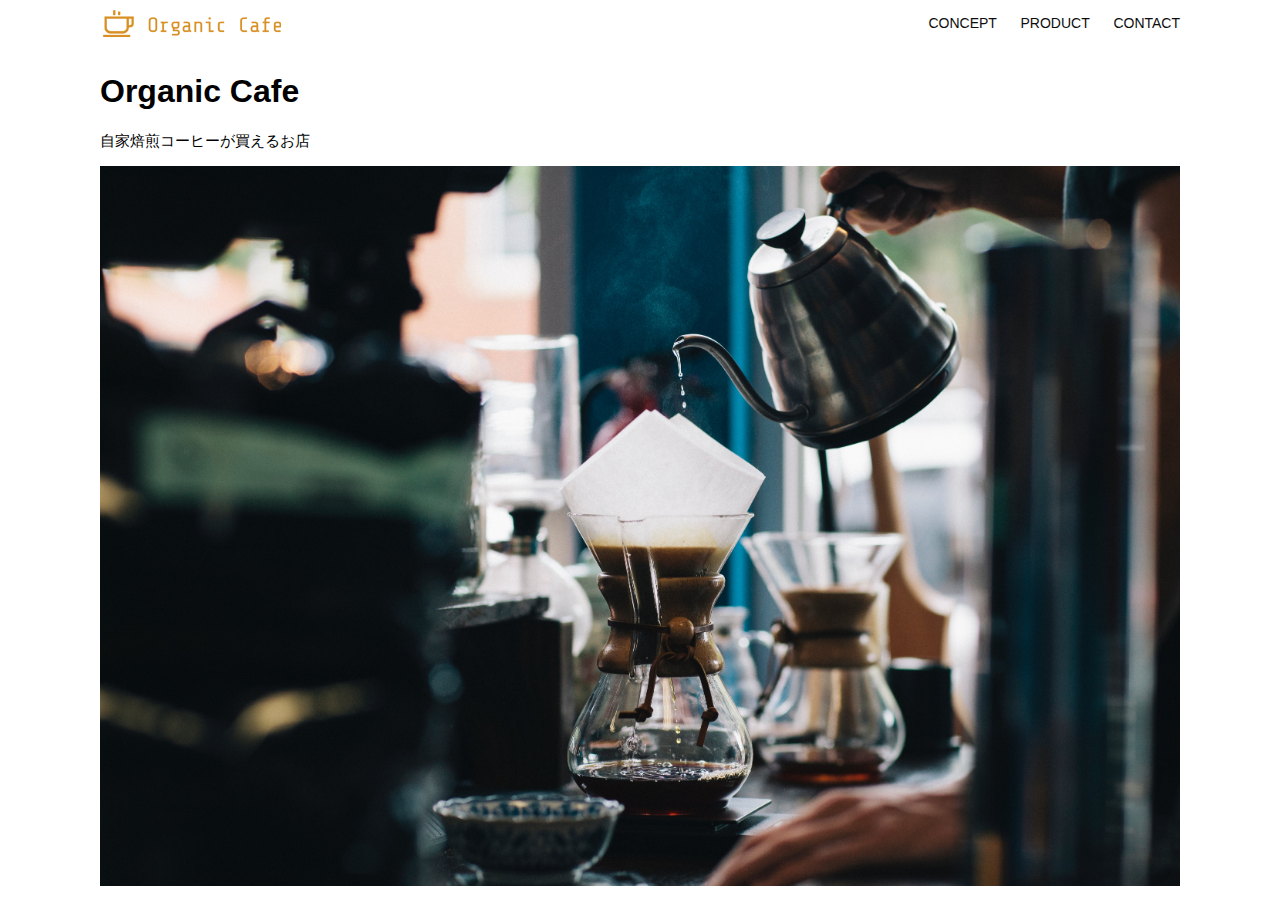
<file: kadai_013/index.html>
<!DOCTYPE html>
<html>
  <head>
    <title>Organic Cafe</title>
    <meta charset="UTF-8" />
    <meta
      name="description"
      content="自家焙煎のコーヒーがお家で楽しめるOrganic Cafe"
    />
    <meta name="viewport" content="width=device-width, initial-scale=1.0" />
    <link rel="stylesheet" href="style.css" />
  </head>
  <body>
    <!-- ヘッダー -->
    <header>
      <!-- ロゴ -->
      <a href="index.html" id="logo"
        ><img src="images/logo.png" alt="トップページに戻る"
      /></a>

      <!-- PC用ナビゲーション -->
      <nav id="nav-pc">
        <a href="index.html#concept">CONCEPT</a>
        <a href="index.html#product">PRODUCT</a>
        <a href="index.html#contact">CONTACT</a>
      </nav>

      <!-- 課題追加分。スマートフォン用ナビゲーション -->
      <img id="menu-sp" src="images/button-menu.png" alt="ナビゲーションを開く" onclick="document.getElementById('nav-sp').style.display = 'block'">
      <nav id="nav-sp">
        <img id="close" src="images/button-close.png" alt="ナビゲーションを閉じる" onclick="document.getElementById('nav-sp').style.display = 'none'">
        <a id="logo-sp" href="index.html" onclick="document.getElementById('nav-sp').style.display = 'none'">
          <img src="images/logo-sp.png" alt="トップページに戻る">
        </a>
        <a class="menu" href="index.html#concept" onclick="document.getElementById('nav-sp').style.display = 'none'">CONCEPT</a>
        <a class="menu" href="index.html#product" onclick="document.getElementById('nav-sp').style.display = 'none'">PRODUCT</a>
        <a class="menu" href="index.html#contact" onclick="document.getElementById('nav-sp').style.display = 'none'">CONTACT</a>
      </nav>

    </header>
    <main>
      <article>
        <!-- メインビジュアル -->
        <section id="main-visual">
          <div id="main-message">
            <h1>Organic Cafe</h1>
            <p>自家焙煎コーヒーが買えるお店</p>
          </div>
          <img
            src="images/main-image.jpg"
            alt="コーヒーをハンドドリップで淹れる画像"
          />
        </section>
      </article>
    </main>
  </body>
</html>
</file>
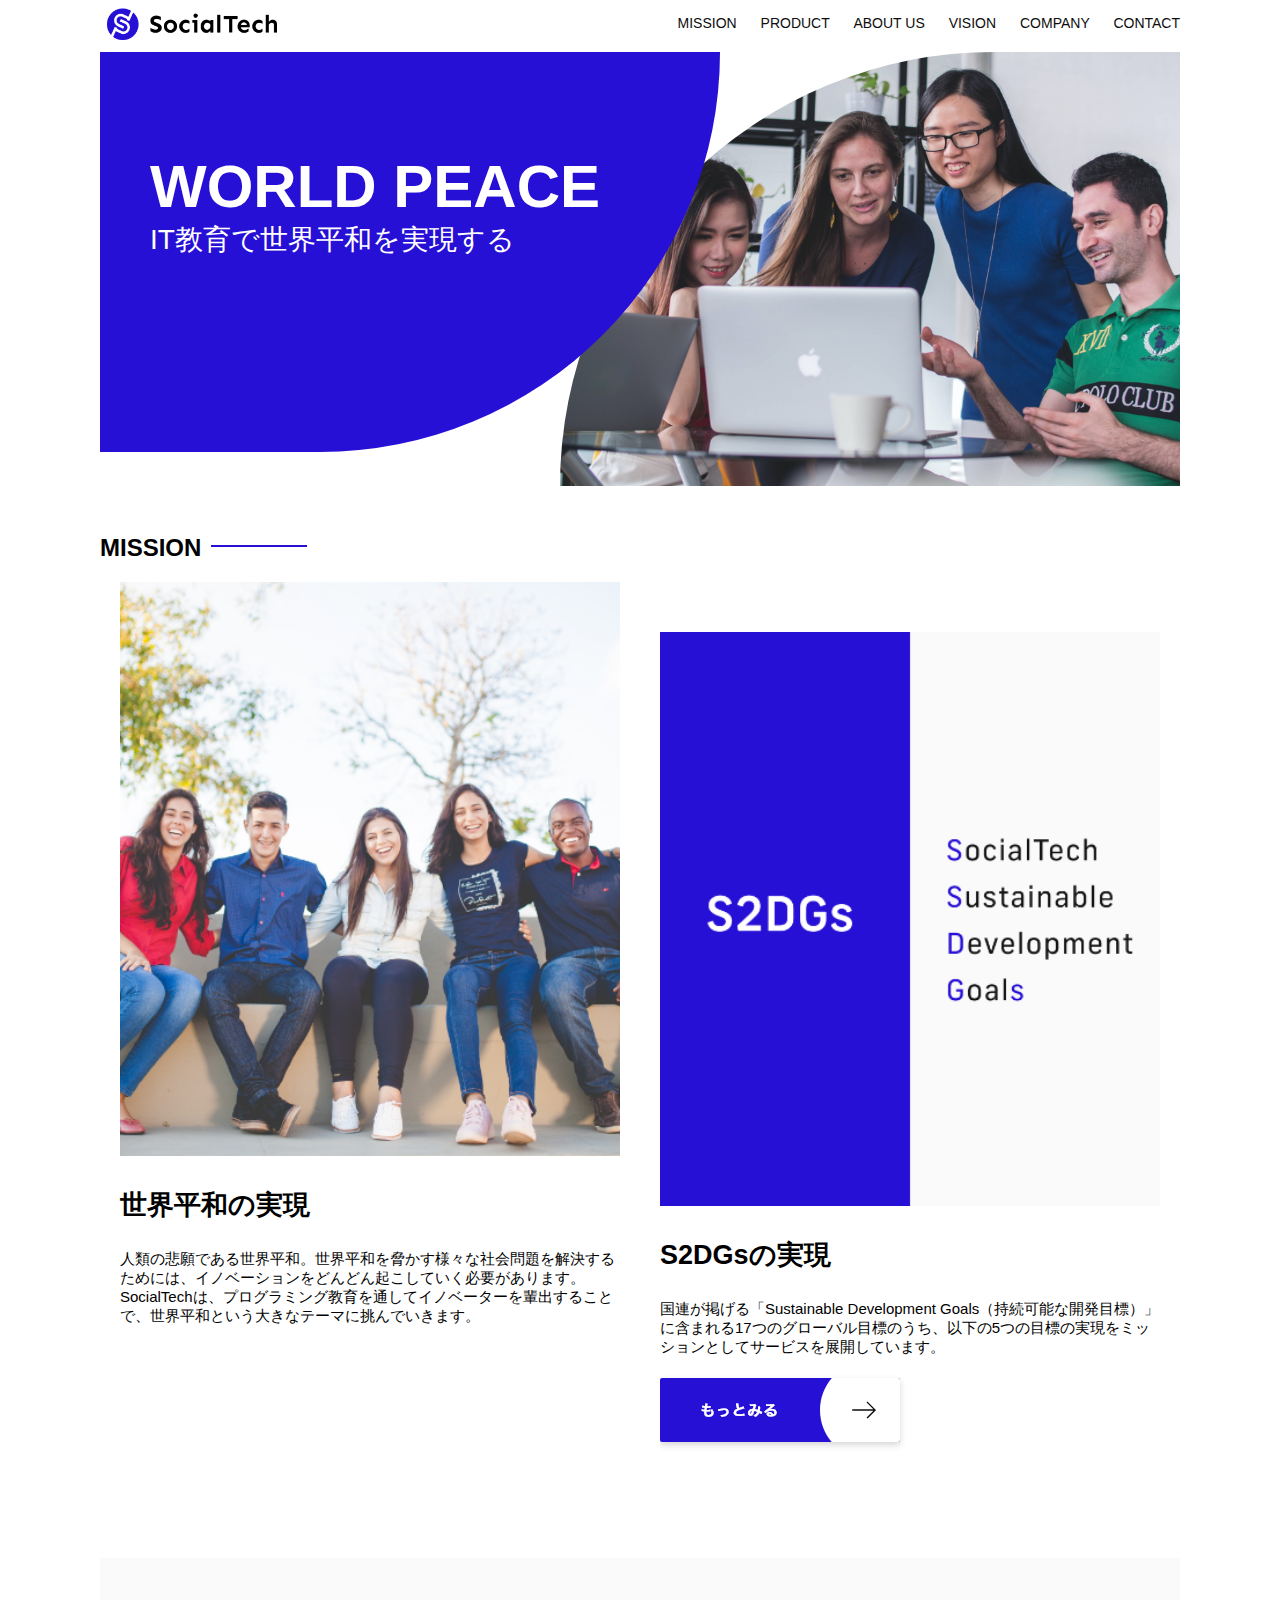
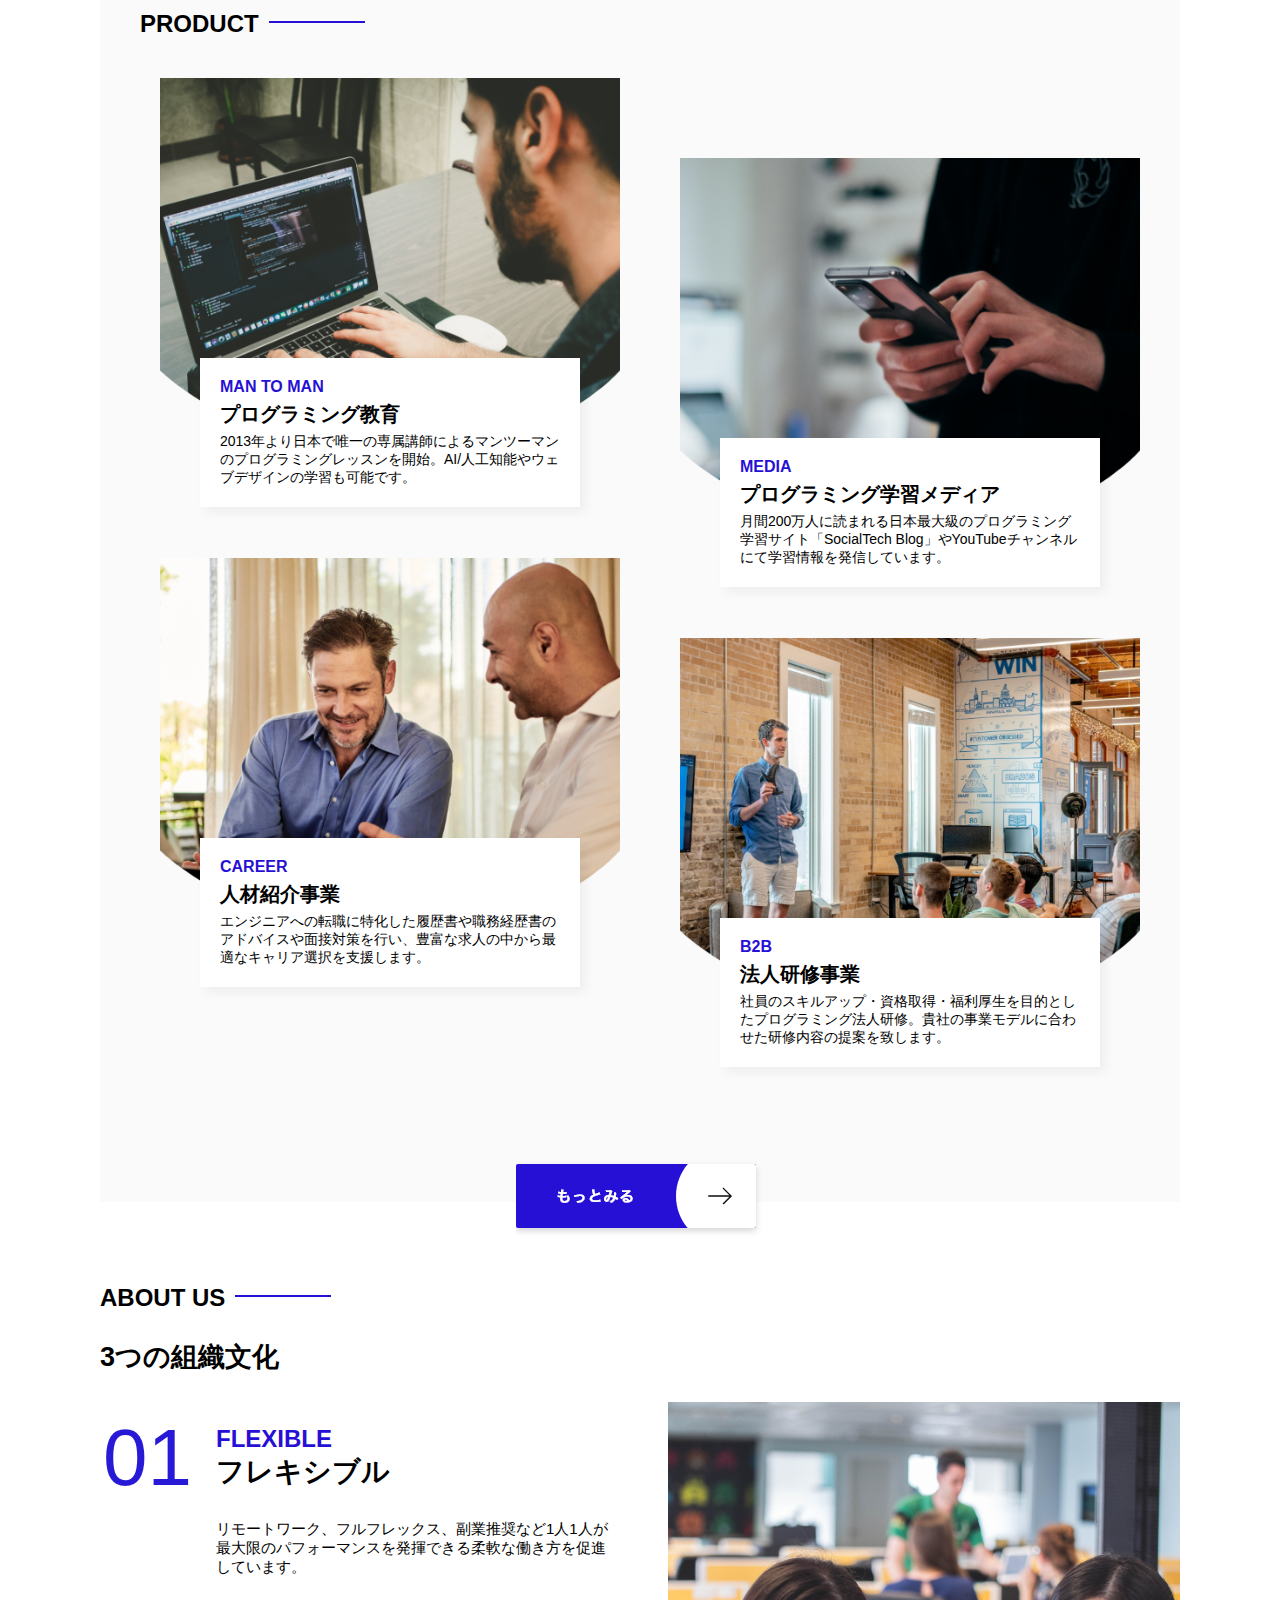
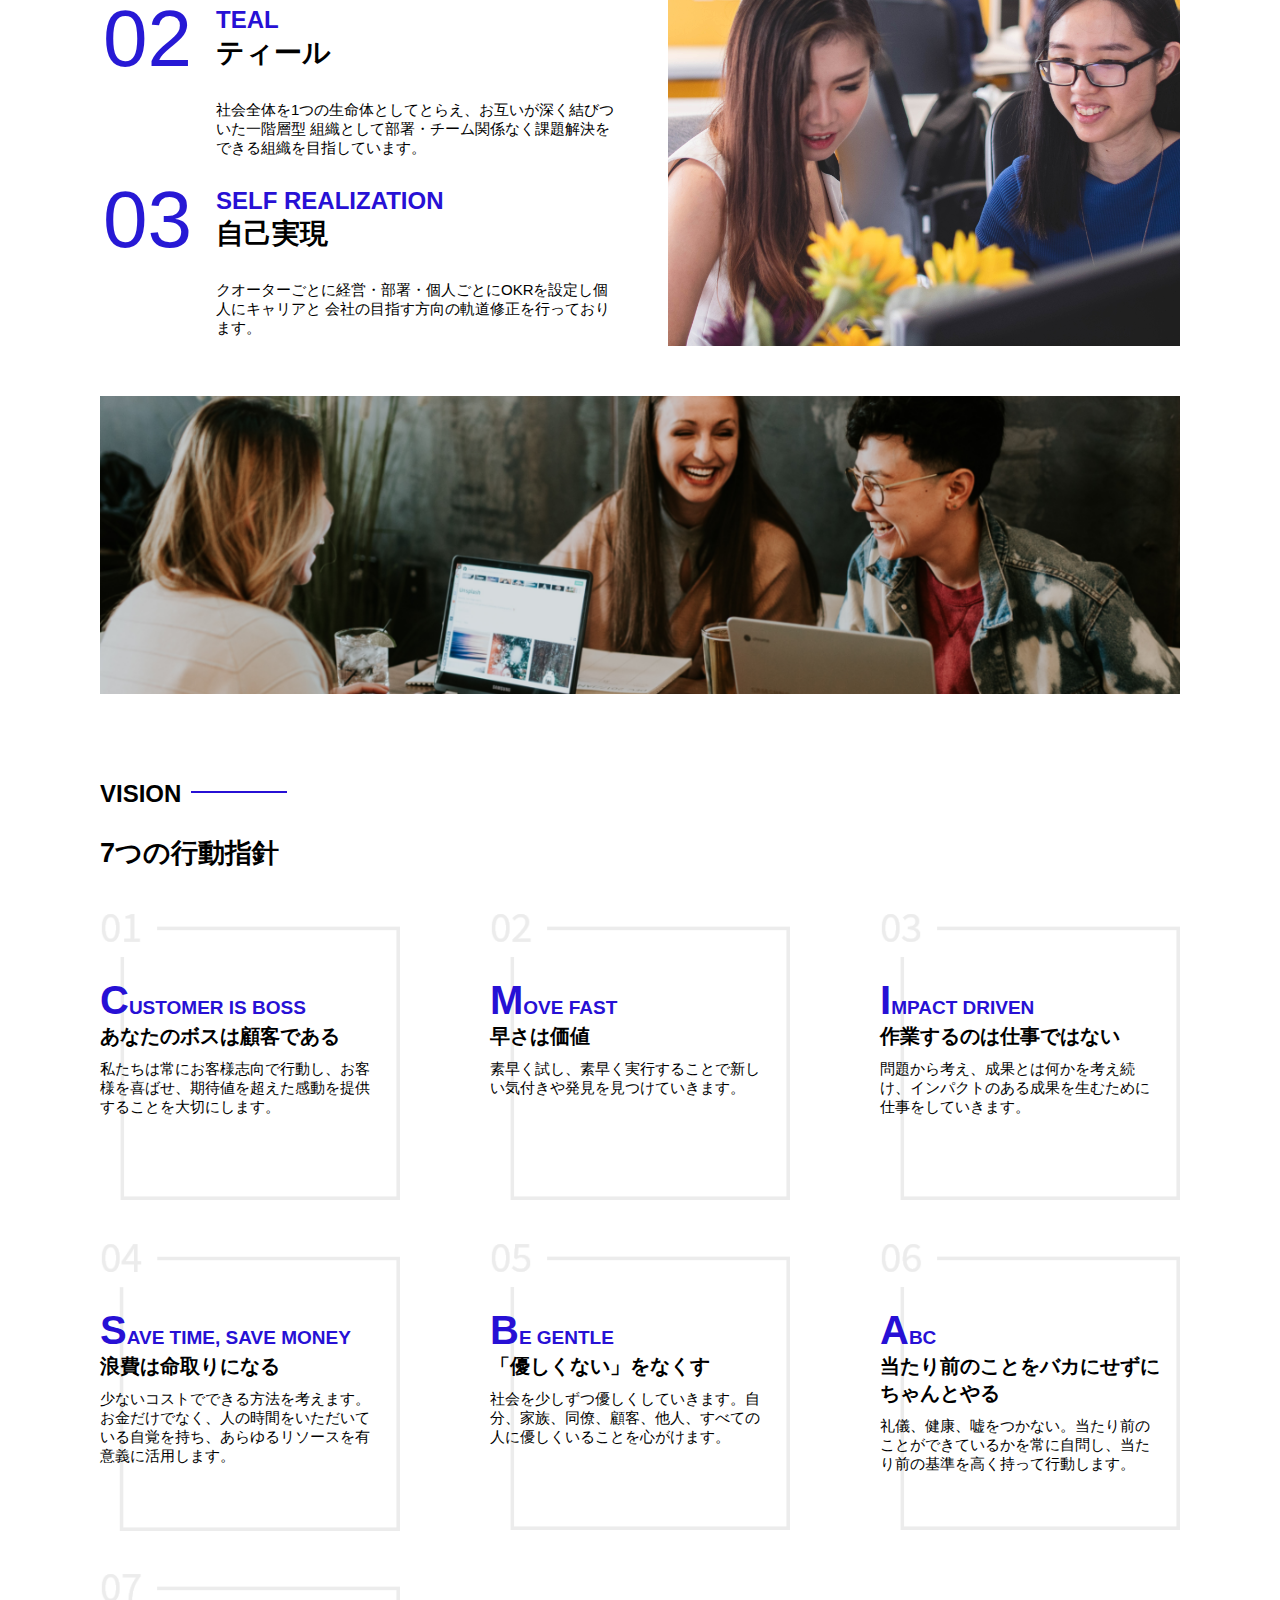
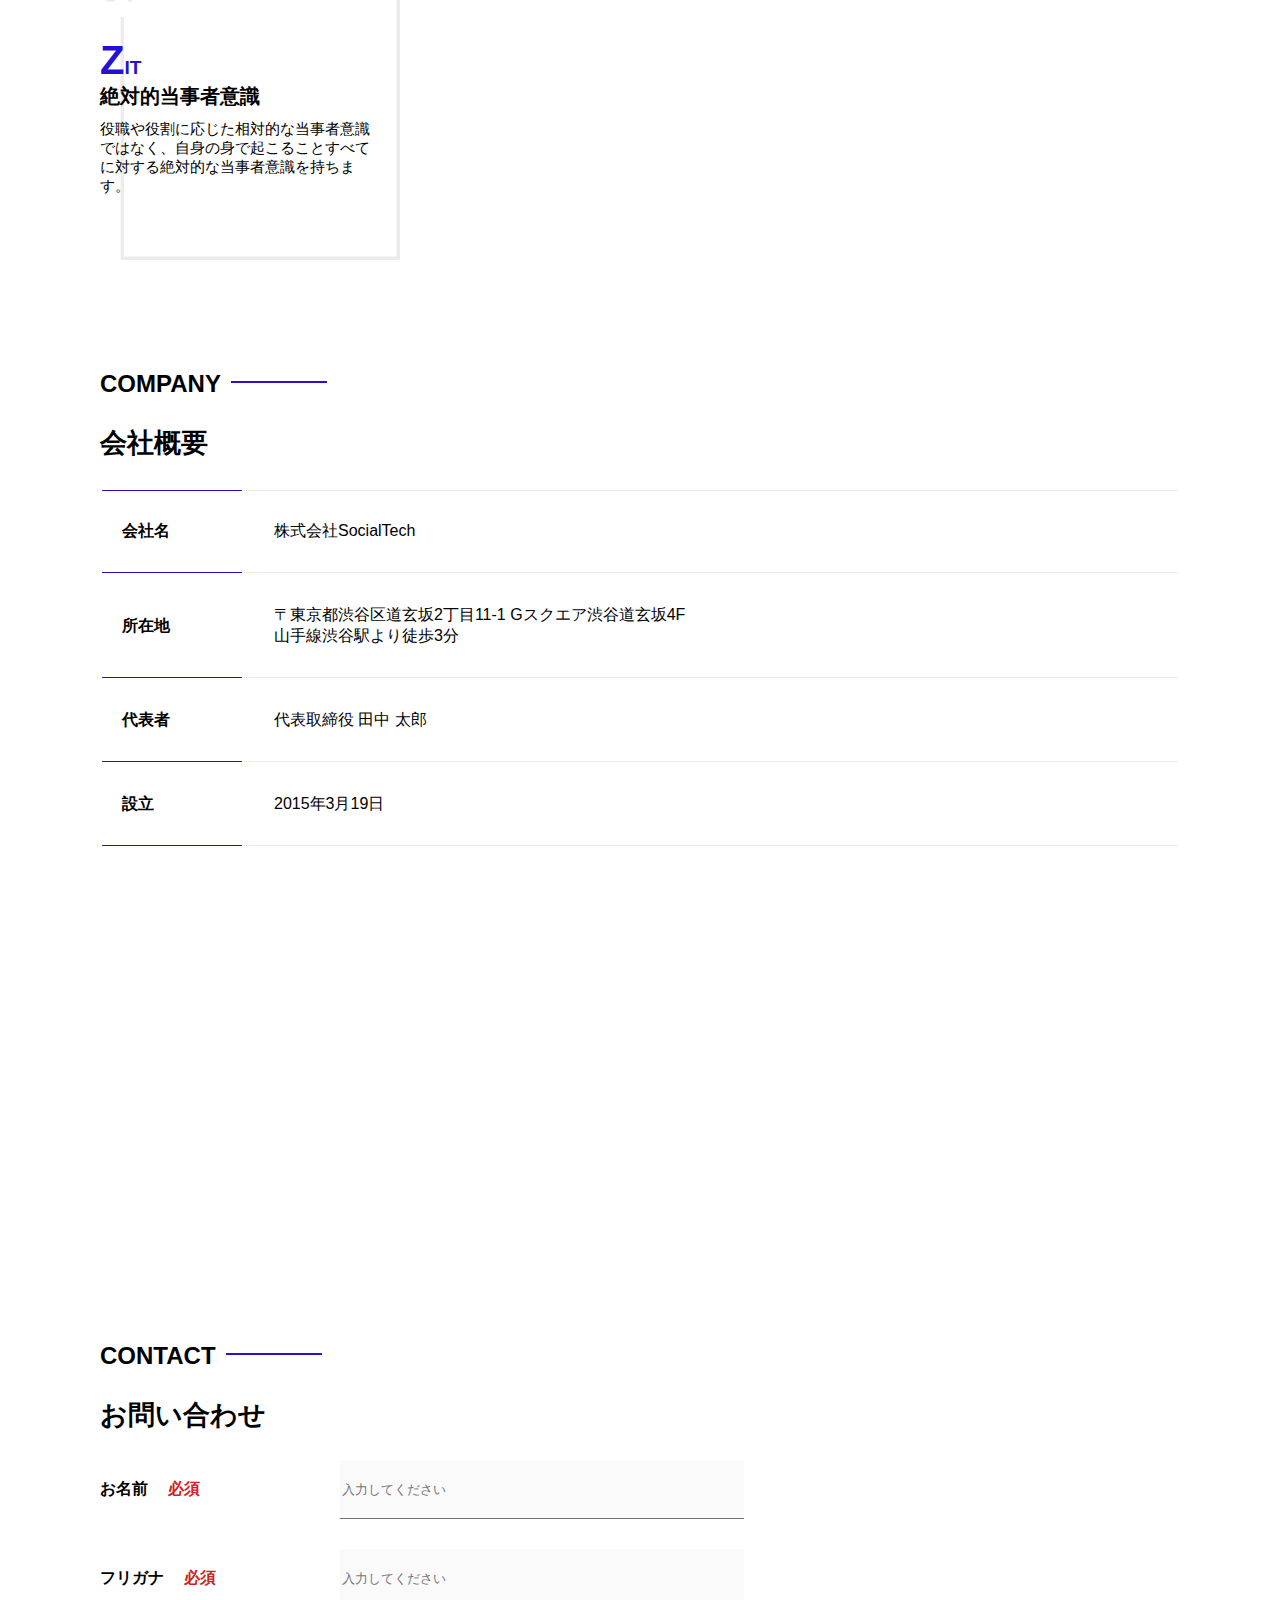
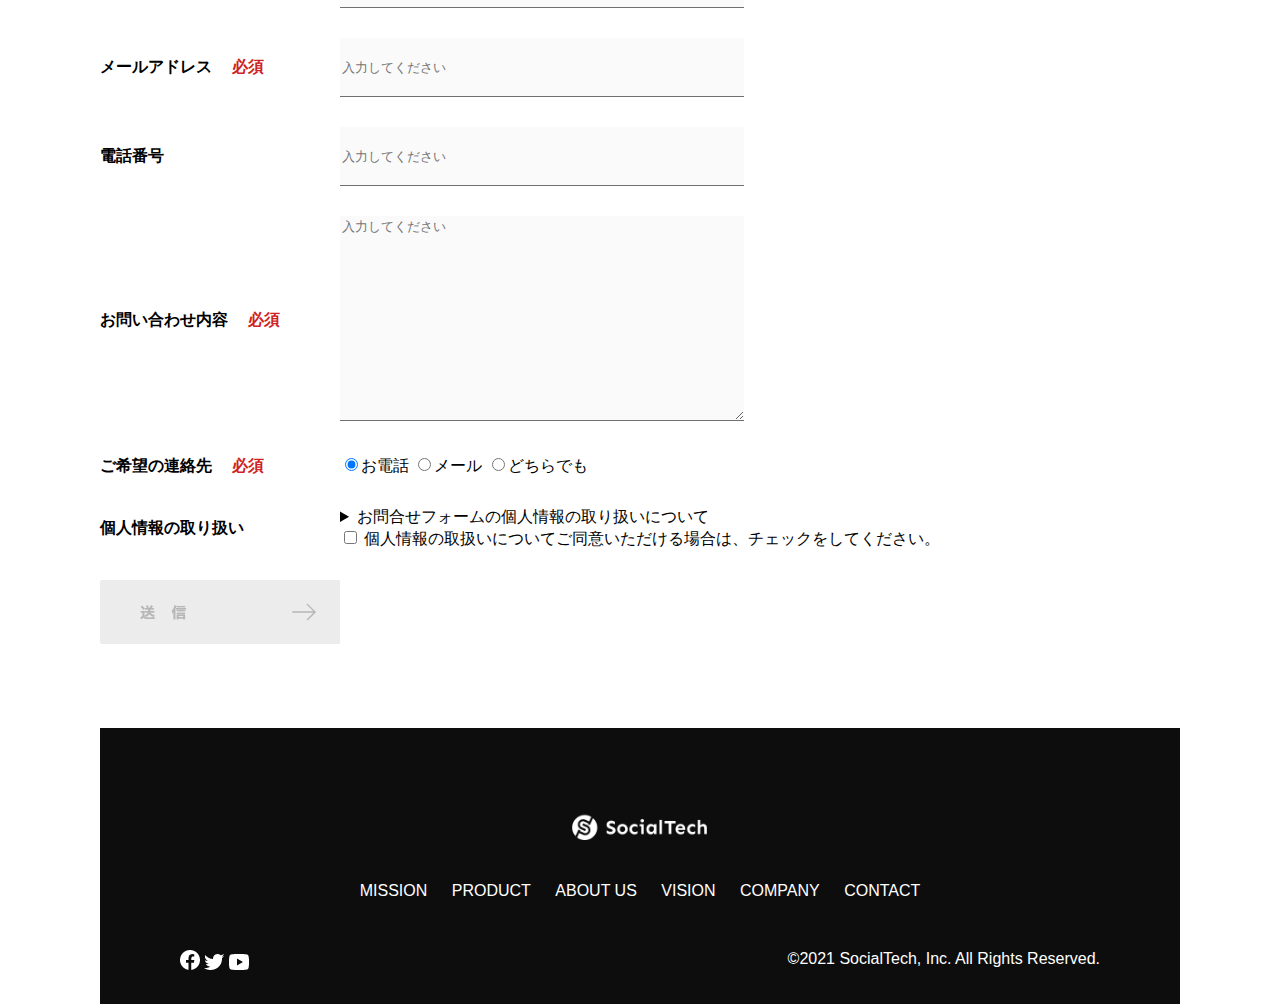
<file: kadai_tutorial_output/index.html>
<!DOCTYPE html>
  <html>
    <head>
      <title>SocialTech</title>
      <meta charset="utf-8">
      <meta name="description" content="SocialTechはEdTech業界のリーディングカンパニーを目指します。">
      <meta name="viewport" content="width=device-width", initial-scale="1.0">
      <link rel="stylesheet" href="style.css">
    </head>
    <body>
      <!-- ここのheaderで実装されているdisplay: flexでヘッダーメニューが横並びになっている -->
      <header>
        <a href="index.html" id="logo"><img src="images/logo.png" alt="トップページに戻る"></a>

        <!-- PC用ナビゲーション -->
        <nav id="nav-pc">
          <a href="mission.html">MISSION</a>
          <a href="product.html">PRODUCT</a>
          <a href="index.html#aboutus">ABOUT US</a>
          <a href="index.html#vision">VISION</a>
          <a href="index.html#company">COMPANY</a>
          <a href="index.html#contact">CONTACT</a>
        </nav>
        <!-- スマートフォン用メニューボタン -->
        <img id="menu-sp" src="images/button-menu.png" alt="ナビゲーションを開く" 
          onclick="document.getElementById('nav-sp').style.display = 'block'">
        <!-- スマートフォン用ナビゲーション -->
        <nav id="nav-sp">
          <img id="close" src="images/button-close.png" alt="ナビゲーションを閉じる" 
            onclick="document.getElementById('nav-sp').style.display = 'none'">
          <a id="logo-sp" href="index.html" onclick="document.getElementById('nav-sp').style.display = 'none'">
            <img src="images/logo-sp.png" alt=トップページに戻る>
          </a>
          <a class="menu" href="mission.html" onclick="document.getElementById('nav-sp').style.display = 'none'">MISSION</a>
          <a class="menu" href="product.html" onclick="document.getElementById('nav-sp').style.display = 'none'">PRODUCT</a>
          <a class="menu" href="index.html#aboutus" onclick="document.getElementById('nav-sp').style.display = 'none'">ABOUT US</a>
          <a class="menu" href="index.html#vision" onclick="document.getElementById('nav-sp').style.display = 'none'">VISION</a>
          <a class="menu" href="index.html#company" onclick="document.getElementById('nav-sp').style.display = 'none'">COMPANY</a>
          <a class="menu" href="index.html#contact" onclick="document.getElementById('nav-sp').style.display = 'none'">CONTACT</a>
          <div id="sns">
            <a href="https://www.facebook.com/sejuku2013"><img src="images/button-facebook.png" alt="Facebookのリンク"></a>
            <a href="https://twitter.com/samuraijuku"><img src="images/button-twitter.png" alt="Twitterのリンク"></a>
            <a href="https://www.youtube.com/channel/UCCFOQO5aDK0xXam4cUQXT8g"><img src="images/button-youtube.png" alt="Youtubeのリンク"></a>
          </div>
        </nav>
      </header>
      
      <main>
        <article>
          <section id="main-visual">
            <div id="main-message">
              <h1>WORLD PEACE</h1>
              <p>IT教育で世界平和を実現する</p>
            </div>
            <img src="images/index/index-main.png" alt="PCの周りに集まる多国籍の仲間たち">
          </section>
          <!-- ミッション -->
          <section id="mission">
            <h2 class="index-h2">MISSION</h2>
            <!-- ここのmission-flexで実装されているdisplay: flexでMISSIONエリアの要素が横並びになっている -->
            <div id="mission-flex">
              <div>
                <img id="mission-photo" src="images/index/index-mission.png" alt="屋外のベンチで写真を撮影する多国籍の仲間たち">
                <h3>世界平和の実現</h3>
                <p>
                  人類の悲願である世界平和。世界平和を脅かす様々な社会問題を解決するためには、イノベーションをどんどん起こしていく必要があります。SocialTechは、プログラミング教育を通してイノベーターを輩出することで、世界平和という大きなテーマに挑んでいきます。
                </p>
              </div>
              <div>
                <img id="s2dgs" src="images/index/s2dgs.png" alt="もっとみる">
                <h3>S2DGsの実現</h3>
                <p>国連が掲げる「Sustainable Development Goals（持続可能な開発目標）」に含まれる17つのグローバル目標のうち、以下の5つの目標の実現をミッションとしてサービスを展開しています。</p>
                <a href="mission.html">
                  <img src="images/button-more.png" alt="もっとみる">
                </a>
              </div>
            </div>
          </section>

          <!-- プロダクト -->
          <section id="product">
            <h2 class="index-h2">PRODUCT</h2>
            <!-- なんでこの中の写真は下部分が丸くなっている？ -->
            <div>
              <div id="product-left">
                <div>
                  <img class="product-photo" src="images/index/index-mantoman.png" alt="PCでコードを書く男性">
                  <div class="product-explain">
                    <span>MAN TO MAN</span>
                    <h3>プログラミング教育</h3>
                    <p>2013年より日本で唯一の専属講師によるマンツーマンのプログラミングレッスンを開始。AI/人工知能やウェブデザインの学習も可能です。</p>
                  </div>
                </div>
                <div>
                  <img class="product-photo" src="images/index/index-career.png" alt="笑顔で話し合う2人の男性">
                  <div class="product-explain">
                    <span>CAREER</span>
                    <h3>人材紹介事業</h3>
                    <p>エンジニアへの転職に特化した履歴書や職務経歴書のアドバイスや面接対策を行い、豊富な求人の中から最適なキャリア選択を支援します。</p>
                  </div>
                </div>
              </div>
              <div id="product-right">
                <div>
                  <img class="product-photo" src="images/index/index-media.png" alt="スマートフォンを操作する人">
                  <div class="product-explain">
                    <span>MEDIA</span>
                    <h3>プログラミング学習メディア</h3>
                    <p>月間200万人に読まれる日本最大級のプログラミング学習サイト「SocialTech Blog」やYouTubeチャンネルにて学習情報を発信しています。</p>
                  </div>
                </div>
                <div>
                  <img class="product-photo" src="images/index/index-b2b.png" alt="講演中の男性をそれを聴く人々">
                  <div class="product-explain">
                    <span>B2B</span>
                    <h3>法人研修事業</h3>
                    <p>社員のスキルアップ・資格取得・福利厚生を目的としたプログラミング法人研修。貴社の事業モデルに合わせた研修内容の提案を致します。</p>
                  </div>
                </div>
              </div>
            </div>
            <div>
              <a id="product-more" href="product.html">
                <img src="images/button-more.png" alt="もっとみる">
              </a>
            </div>
          </section>

          <!-- ABOUT US -->
          <section id="aboutus">
            <h2 class="index-h2">ABOUT US</h2>
            <h3>3つの組織文化</h3>
            <div>
              <table class="culture-table">
                <tr>
                  <td>
                    <span class="culture-num">01</span>
                  </td>
                  <td>
                    <span class="culture-en">FLEXIBLE</span>
                    <span class="culture-jp">フレキシブル</span>
                  </td>
                </tr>
                <tr>
                  <td>
                    <!-- 空のセル -->
                  </td>
                  <td>
                    <p class="culture-description">
                    リモートワーク、フルフレックス、副業推奨など1人1人が最大限のパフォーマンスを発揮できる柔軟な働き方を促進しています。
                    </p>
                  </td>
                </tr>
                <tr>
                  <td>
                    <span class="culture-num">02</span>
                  </td>
                  <td>
                    <span class="culture-en">TEAL</span>
                    <span class="culture-jp">ティール</span>
                  </td>
                </tr>
                <tr>
                  <td>
                    <!-- 空のセル -->
                  </td>
                  <td>
                    <p class="culture-description">
                      社会全体を1つの生命体としてとらえ、お互いが深く結びついた一階層型
                      組織として部署・チーム関係なく課題解決をできる組織を目指しています。
                    </p>
                  </td>
                </tr>
                <tr>
                  <td>
                    <span class="culture-num">03</span>
                  </td>
                  <td>
                    <span class="culture-en">SELF REALIZATION</span>
                    <span class="culture-jp">自己実現</span>
                  </td>
                </tr>
                <tr>
                  <td>
                    <!-- 空のセル -->
                  </td>
                  <td>
                    <p class="culture-description">
                      クオーターごとに経営・部署・個人ごとにOKRを設定し個人にキャリアと
                      会社の目指す方向の軌道修正を行っております。
                    </p>
                  </td>
                </tr>
              </table>
                <img class="culture-img" src="images/index/index-aboutus1.png" alt="笑顔で話し合う2人の女性">
            </div>
              <img class="culture-img2" src="images/index/index-aboutus2.png" alt="笑顔で話し合う3人の男女">
          </section>

          <!-- VISION -->
          <section id="vision">
            <h2 class="index-h2">VISION</h2>
            <h3>7つの行動指針</h3>
            <div>
              <div class="vision-box">
                <img src="images/index/vision-01.png" alt="01">
                <span>
                  <h4>CUSTOMER IS BOSS</h4>
                  <h5>あなたのボスは顧客である</h5>
                  <p>私たちは常にお客様志向で行動し、お客様を喜ばせ、期待値を超えた感動を提供することを大切にします。</p>
                </span>
              </div>
              <div class="vision-box">
                <img src="images/index/vision-02.png" alt="02">
                <span>
                  <h4>MOVE FAST</h4>
                  <h5>早さは価値</h5>
                  <p>素早く試し、素早く実行することで新しい気付きや発見を見つけていきます。</p>
                </span>
              </div>
              <div class="vision-box">
                <img src="images/index/vision-03.png" alt="03">
                <span>
                  <h4>IMPACT DRIVEN</h4>
                  <h5>作業するのは仕事ではない</h5>
                  <p>問題から考え、成果とは何かを考え続け、インパクトのある成果を生むために仕事をしていきます。</p>
                </span>
              </div>
              <div class="vision-box">
                <img src="images/index/vision-04.png" alt="04">
                <span>
                  <h4>SAVE TIME, SAVE MONEY</h4>
                  <h5>浪費は命取りになる</h5>
                  <p>少ないコストでできる方法を考えます。お金だけでなく、人の時間をいただいている自覚を持ち、あらゆるリソースを有意義に活用します。</p>
                </span>
              </div>
              <div class="vision-box">
                <img src="images/index/vision-05.png" alt="05">
                <span>
                  <h4>BE GENTLE</h4>
                  <h5>「優しくない」をなくす</h5>
                  <p>社会を少しずつ優しくしていきます。自分、家族、同僚、顧客、他人、すべての人に優しくいることを心がけます。</p>
                </span>
              </div>
              <div class="vision-box">
                <img src="images/index/vision-06.png" alt="06">
                <span>
                  <h4>ABC</h4>
                  <h5>当たり前のことをバカにせずにちゃんとやる</h5>
                  <p>礼儀、健康、嘘をつかない。当たり前のことができているかを常に自問し、当たり前の基準を高く持って行動します。</p>
                </span>
              </div>
              <div class="vision-box">
                <img src="images/index/vision-07.png" alt="07">
                <span>
                  <h4>ZIT</h4>
                  <h5>絶対的当事者意識</h5>
                  <p>役職や役割に応じた相対的な当事者意識ではなく、自身の身で起こることすべてに対する絶対的な当事者意識を持ちます。</p>
                </span>
              </div>
            </div>
          </section>

              <!-- COMPANY -->
          <section id="company">
            <h2 class="index-h2">COMPANY</h2>
            <h3>会社概要</h3>
              <table id="company-table">
                <tr>
                  <th class="tableheader-first">会社名</th>
                  <td class="cell-first">株式会社SocialTech</td>
                </tr>
                <tr>
                  <th class="tableheader">所在地</th>
                  <td class="cell">〒東京都渋谷区道玄坂2丁目11‐1 Gスクエア渋谷道玄坂4F<br>山手線渋谷駅より徒歩3分</th>
                </tr>
                <tr>
                  <th class="tableheader">代表者</th>
                  <td class="cell">代表取締役 田中 太郎</th>
                </tr>
                <tr>
                  <th class="tableheader">設立</th>
                  <td class="cell">2015年3月19日</th>
                </tr>
              </table>
              <iframe
                src="https://www.google.com/maps/embed?pb=!1m18!1m12!1m3!1d3256.272644463338!2d139.25327207625884!3d35.29920635086442!2m3!1f0!2f0!3f0!3m2!1i1024!2i768!4f13.1!3m3!1m2!1s0x6019aef704934a1d%3A0xb31b58d046980857!2z5LqM5a6u55S656uL5LqM5a6u5bCP5a2m5qCh!5e0!3m2!1sja!2sjp!4v1701745234915!5m2!1sja!2sjp" width="600" height="450" style="border:0;" allowfullscreen="" loading="lazy" referrerpolicy="no-referrer-when-downgrade"
                style="border:0;" allowfullscreen="" loading="lazy">
              </iframe>
          </section>

          <!-- お問い合わせフォーム -->
          <section id="contact">
            <h2 class="index-h2">CONTACT</h2>
            <h3>お問い合わせ</h3>
            <!-- STATIC FORMSのフォームタグ -->
            <form action="https://api.staticforms.xyz/submit" method="post">
              <input type="text" name="honeypot" style="display:none">
              <input type="hidden" name="accessKey" value="cc4adf5e-1618-491a-bd62-77670588c46e">
              <input type="hidden" name="subject" value="お問い合わせフォーム" />
              <input type="hidden" name="replyTo" value="hakarunakayama@yahoo.ne.jp">
              <input type="hidden" name="redirectTo" value="">
              <div>
                <div class="contact-heading">
                  <label class="contact-label">お名前<span class=contact-span>必須</span></label>
                </div>
                <div>
                  <input type="text" name="name" placeholder="入力してください" class="contact-textbox">
                </div>
              </div>
              <div>
                <div class="contact-heading">
                  <label class="contact-label">フリガナ<span class="contact-span">必須</span></label>
                </div>
                <div>
                  <input type="text" name="hurigana" placeholder="入力してください" class="contact-textbox">
                </div>
              </div>
              <div>
                <div class="contact-heading">
                  <label class="contact-label">メールアドレス<span class="contact-span">必須</span></label>
                </div>
                <div>
                  <input type="text" name="email" placeholder="入力してください" class="contact-textbox">
                </div>
              </div>
              <div>
                <div class="contact-heading">
                  <label class="contact-label">電話番号</label>
                </div>
                <div>
                  <input type="text" name="tel" placeholder="入力してください" class="contact-textbox">
                </div>
              </div>
              <div>
                <div class="contact-heading">
                  <label class="contact-label">お問い合わせ内容<span class="contact-span">必須</span></label>
                </div>
                <div>
                  <textarea class="contact-textarea" placeholder="入力してください" name="message"></textarea>
                </div>
              </div>
              <div>
                <div class="contact-heading">
                  <label class="contact-label">ご希望の連絡先<span class="contact-span">必須</span></label>
                </div>
                <div>
                  <input class="radiobutton" type="radio" value="tel" name="contact" checked><label>お電話</label>
                  <input class="radiobutton" type="radio" value="mail" name="contact"><label>メール</label>
                  <input class="radiobutton" type="radio" value="both" name="contact"><label>どちらでも</label>
                </div>
              </div>
              <div>
                <div class="contact-heading">
                  <label class="contact-label">個人情報の取り扱い</label>
                </div>
                <div>
                  <!-- detailsタグを使うことで、その内容の表示/非表示が切り替えられるようにする -->
                  <details>
                    <summary>お問合せフォームの個人情報の取り扱いについて</summary>
                    <div>
                      <span>１．組織の名称又は氏名</span><br>
                      株式会社SocialTech<br><br>
                      <span>２．個人情報保護管理者（若しくはその代理人）の氏名又は職名、所属及び連絡先
                        鈴木 一郎 コーポレート部</span><br>
                      メールアドレス：support@socialtech.net<br>
                      TEL：03-xxxx-xxxx<br>
                      <span>３．個人情報の利用目的</span><br>
                      ・本サービス及び本サービスに関連する情報の提供又はそれらに関する連絡のため<br>
                      ・ユーザーの本人確認のため<br>
                      ・当社サービスのご案内のため<br>
                      ・当社の商品等の広告または宣伝（電子メールによるものを含むものとします。）<br><br>
                      <span>４．個人情報の取り扱い業務の委託</span><br>
                      個人情報の取扱業務の全部または一部を外部に業務委託する場合があります。<br>
                      その際、弊社は、個人情報を適切に保護できる管理体制を敷き実行していることを条件として<br>
                      委託先を厳選したうえで、機密保持契約を委託先と締結し、お客様の個人情報を厳密に管理させます。<br><br>
                      <span>５．個人情報の開示等の請求</span><br>
                      お客様は、弊社に対してご自身の個人情報の開示等（利用目的の通知、開示、内容の訂正・追加・削除、利用の停止または消去、第三者への提供の停止）に関して、当社問合わせ窓口に申し出ることができます。<br>
                      その際、弊社はお客様ご本人を確認させていただいたうえで、合理的な期間内に対応いたします。<br><br>
                      なお、個人情報に関する弊社問合わせ先は、次の通りです。<br><br>
                      株式会社SocialTech　個人情報問合せ窓口<br>
                      〒150-0043　東京都渋谷区道玄坂2丁目11-1 Ｇスクエア渋谷道玄坂 4F<br>
                      メールアドレス：support@socialtech.net　TEL：03-xxxx-xxxx<br><br>
                      <span>６．個人情報を提供されることの任意性について</span><br><br>
                      お客様がご自身の個人情報を弊社に提供されるか否かは、お客様のご判断によりますが、もしご提供されない場合には、適切なサービスが提供できない場合がありますので予めご了承ください。
                    </div>
                  </details>
                  <input type="checkbox" name="agree">
                  <span>個人情報の取扱いについてご同意いただける場合は、チェックをしてください。</span>
                </div>
              </div>
              <input type="image" src="images/button-submit.png" alt="送信する">
            </form>

          </section>
        </article>
        <!-- footerってmainタグ内に書くのだっけ？ -->
        <footer>
          <div id="footer-logo">
            <img src="images/logo-sp.png" alt="SocialTech">
          </div>
          <div id="footer-link">
            <a href="mission.html">MISSION</a>
            <a href="product.html">PRODUCT</a>
            <a href="index.html#aboutus">ABOUT US</a>
            <a href="index.html#vision">VISION</a>
            <a href="index.html#company">COMPANY</a>
            <a href="index.html#contact">CONTACT</a>
          </div>
          <div id="sns-footer">
            <a href="https://www.facebook.com/sejuku2013"><img src="images/button-facebook.png" alt="Facebookのリンク"></a>
            <a href="https://www.twitter.com/samuraijuku"><img src="images/button-twitter.png" alt="Twitterのリンク"></a>
            <a href="https://www.youtube.com/channel/UCCFOQO5aDK0xXam4cUQXT8g"><img src="images/button-youtube.png" alt="Youtubeのリンク"></a>
            <span id="copyright">&copy;2021 SocialTech, Inc. All Rights Reserved. </span>
          </div>
        </footer>
      </main>
    </body>

  </html>
</file>
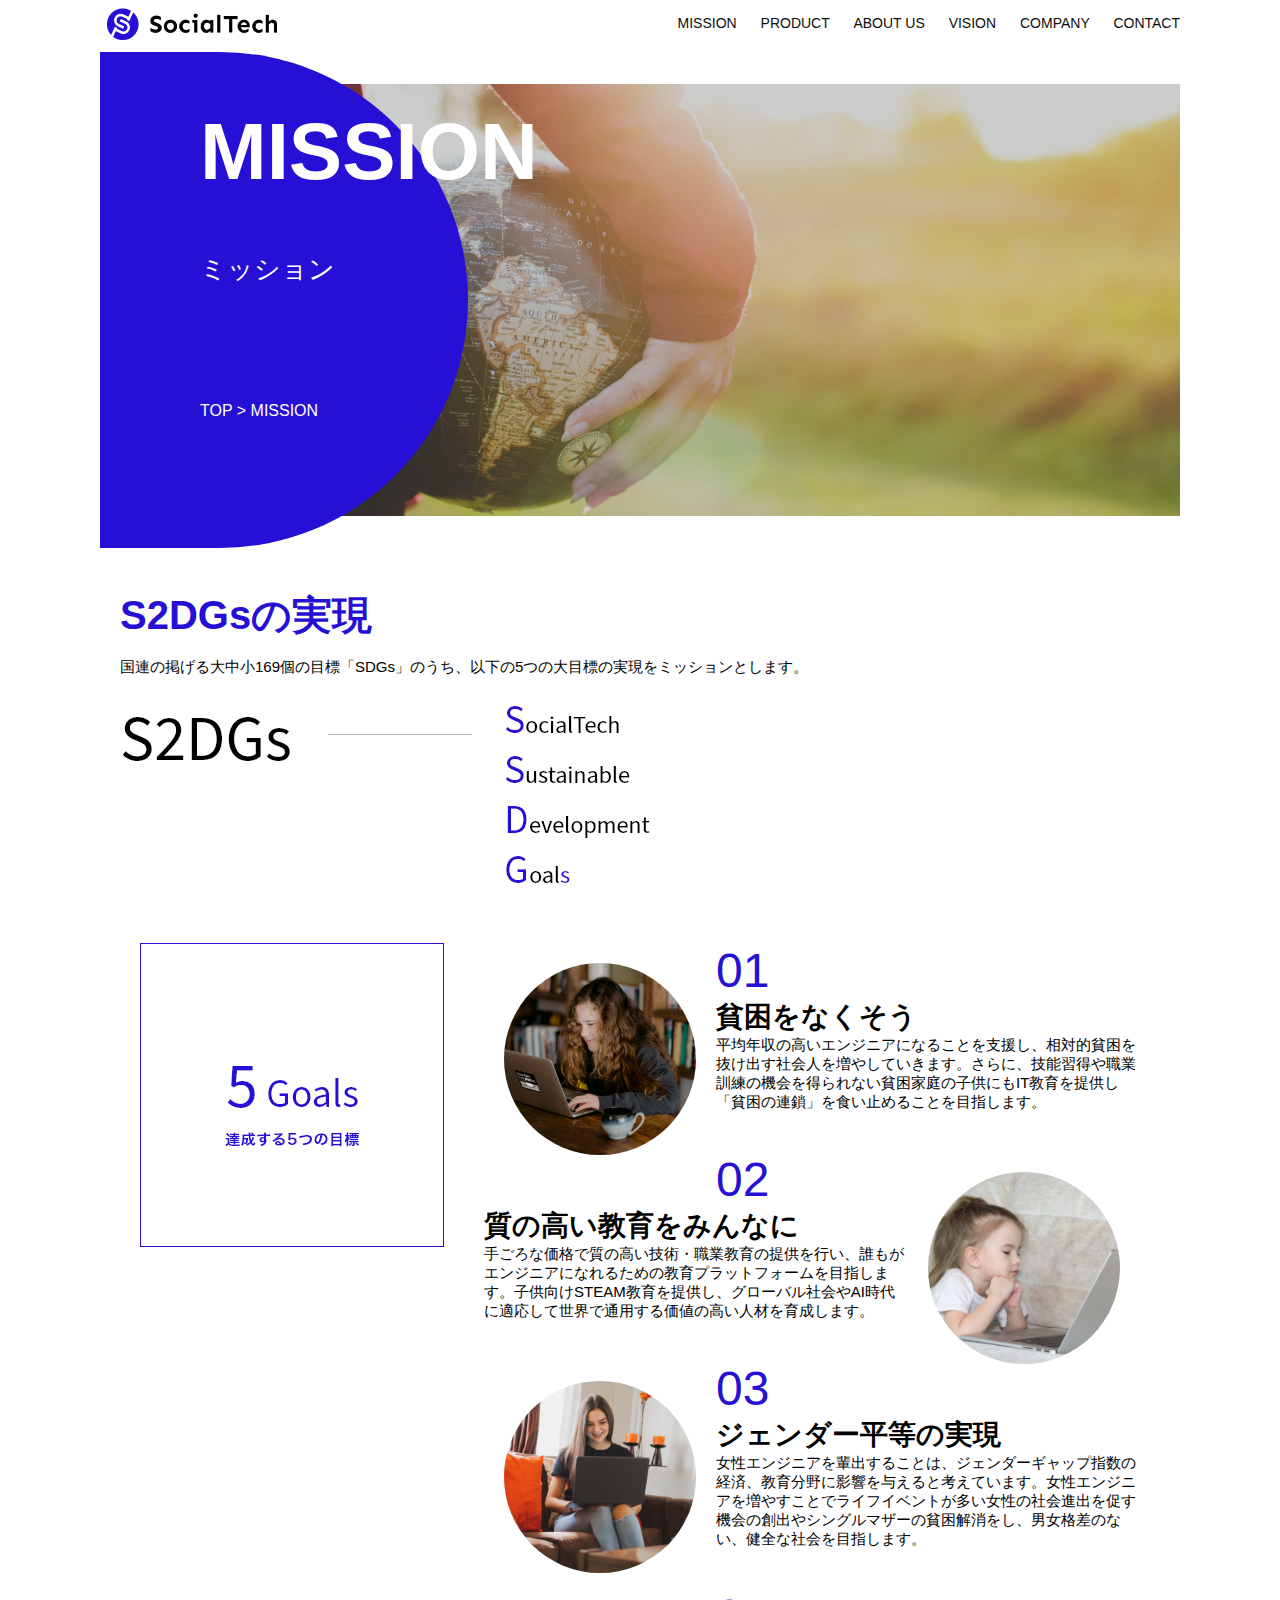
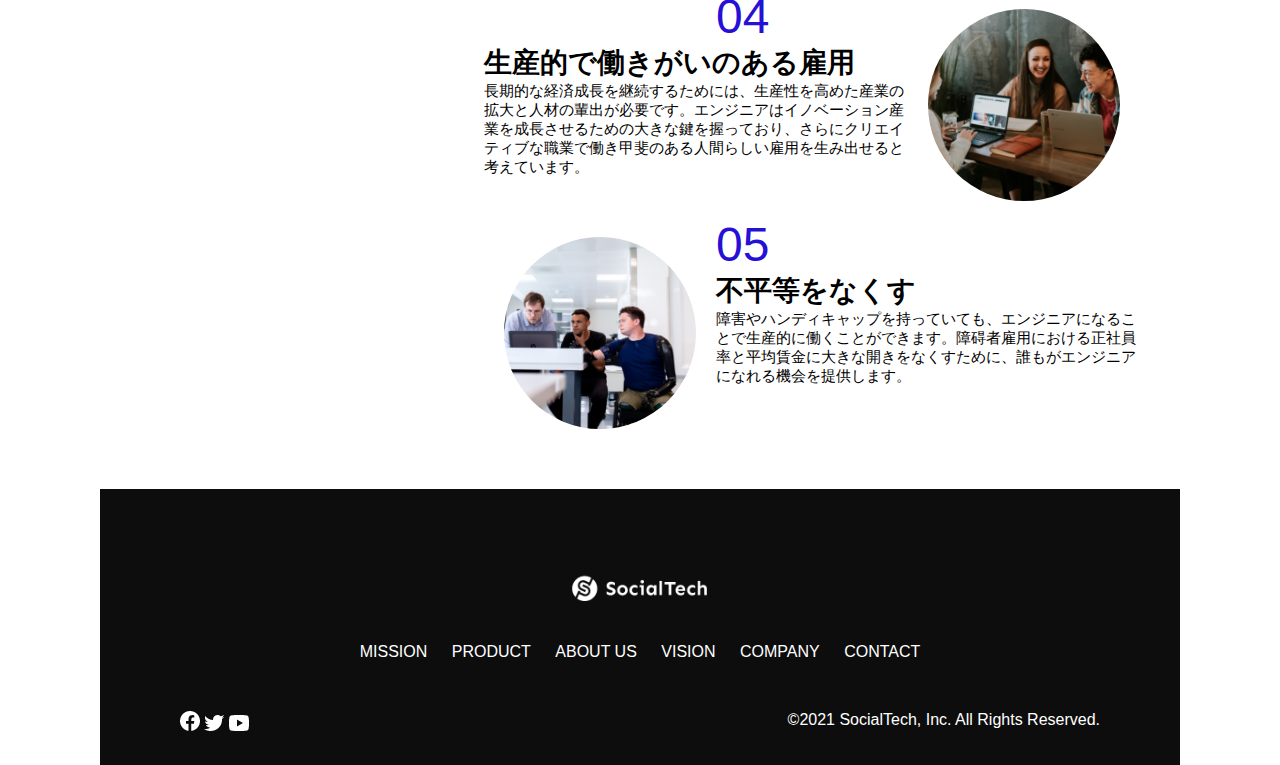
<file: kadai_tutorial_output/mission.html>
<!DOCTYPE html>
  <html>
    <head>
      <title>SocialTech - MISSION ミッション -</title>
      <meta charset="utf-8">
      <meta name="description" content="SocialTechが目指す5つの目標（S2DGs）を紹介します。">
      <meta name="viewport" content="width=device-width", initial-scale="1.0">
      <link rel="stylesheet" href="style.css">
    </head>
    <body>
      <!-- ここのheaderで実装されているdisplay: flexでヘッダーメニューが横並びになっている -->
      <header>
        <a href="index.html" id="logo"><img src="images/logo.png" alt="トップページに戻る"></a>

        <!-- PC用ナビゲーション -->
        <nav id="nav-pc">
          <a href="mission.html">MISSION</a>
          <a href="product.html">PRODUCT</a>
          <a href="index.html#aboutus">ABOUT US</a>
          <a href="index.html#vision">VISION</a>
          <a href="index.html#company">COMPANY</a>
          <a href="index.html#contact">CONTACT</a>
        </nav>
        <!-- スマートフォン用メニューボタン -->
        <img id="menu-sp" src="images/button-menu.png" alt="ナビゲーションを開く" 
          onclick="document.getElementById('nav-sp').style.display = 'block'">
        <!-- スマートフォン用ナビゲーション -->
        <nav id="nav-sp">
          <img id="close" src="images/button-close.png" alt="ナビゲーションを閉じる" 
            onclick="document.getElementById('nav-sp').style.display = 'none'">
          <a id="logo-sp" href="index.html" onclick="document.getElementById('nav-sp').style.display = 'none'">
            <img src="images/logo-sp.png" alt=トップページに戻る>
          </a>
          <a class="menu" href="mission.html" onclick="document.getElementById('nav-sp').style.display = 'none'">MISSION</a>
          <a class="menu" href="product.html" onclick="document.getElementById('nav-sp').style.display = 'none'">PRODUCT</a>
          <a class="menu" href="index.html#aboutus" onclick="document.getElementById('nav-sp').style.display = 'none'">ABOUT US</a>
          <a class="menu" href="index.html#vision" onclick="document.getElementById('nav-sp').style.display = 'none'">VISION</a>
          <a class="menu" href="index.html#company" onclick="document.getElementById('nav-sp').style.display = 'none'">COMPANY</a>
          <a class="menu" href="index.html#contact" onclick="document.getElementById('nav-sp').style.display = 'none'">CONTACT</a>
          <div id="sns">
            <a href="https://www.facebook.com/sejuku2013"><img src="images/button-facebook.png" alt="Facebookのリンク"></a>
            <a href="https://twitter.com/samuraijuku"><img src="images/button-twitter.png" alt="Twitterのリンク"></a>
            <a href="https://www.youtube.com/channel/UCCFOQO5aDK0xXam4cUQXT8g"><img src="images/button-youtube.png" alt="Youtubeのリンク"></a>
          </div>
        </nav>
      </header>
      
      <main>
        <article>
          <section id="mission-main">
            <div id="mission-title">
              <h1>MISSION</h1>
              <span>ミッション</span>
              <div>TOP > MISSION</div>
            </div>
          </section>
          <section id="mission-s2dgs">
            <h2 class="mission-h2">S2DGsの実現</h2>
            <p>国連の掲げる大中小169個の目標「SDGs」のうち、以下の5つの大目標の実現をミッションとします。</p>
            <img src="images/mission/mission-s2dgs.png" alt="S2DGs">
          </section>
          <section id="mission-5goals">
            <div>
              <img id="s2dgs-image" src="images/mission/mission-5goals.png" alt="5Goals">
            </div>
            <div>
              <div>
                <img class="fivegoals-image-left" src="images/mission/mission-5goals01.png" alt="PCを操作する女の子">
                <span class="fivegoals-number">01</span>
                <h3 class="fivegoals-h3">貧困をなくそう</h3>
                <p class="fivegoals-p">
                  平均年収の高いエンジニアになることを支援し、相対的貧困を抜け出す社会人を増やしていきます。さらに、技能習得や職業訓練の機会を得られない貧困家庭の子供にもIT教育を提供し「貧困の連鎖」を食い止めることを目指します。
                </p>
              </div>

              <div>
                <img class="fivegoals-image-right" src="images/mission/mission-5goals02.png" alt="PCを見つめる小さい女の子">
                <span class="fivegoals-number">02</span>
                <h3 class="fivegoals-h3">質の高い教育をみんなに</h3>
                <p class="fivegoals-p">
                  手ごろな価格で質の高い技術・職業教育の提供を行い、誰もがエンジニアになれるための教育プラットフォームを目指します。子供向けSTEAM教育を提供し、グローバル社会やAI時代に適応して世界で通用する価値の高い人材を育成します。
                </p>
              </div>

              <div>
                <img class="fivegoals-image-left" src="images/mission/mission-5goals03.png" alt="PCを操作する女性">
                <span class="fivegoals-number">03</span>
                <h3 class="fivegoals-h3">ジェンダー平等の実現</h3>
                <p class="fivegoals-p">
                  女性エンジニアを輩出することは、ジェンダーギャップ指数の経済、教育分野に影響を与えると考えています。女性エンジニアを増やすことでライフイベントが多い女性の社会進出を促す機会の創出やシングルマザーの貧困解消をし、男女格差のない、健全な社会を目指します。
                </p>
              </div>

              <div>
                <img class="fivegoals-image-right" src="images/mission/mission-5goals04.png" alt="笑顔で話し合う3人の男女">
                <span class="fivegoals-number">04</span>
                <h3 class="fivegoals-h3">生産的で働きがいのある雇用</h3>
                <p class="fivegoals-p">
                  長期的な経済成長を継続するためには、生産性を高めた産業の拡大と人材の輩出が必要です。エンジニアはイノベーション産業を成長させるための大きな鍵を握っており、さらにクリエイティブな職業で働き甲斐のある人間らしい雇用を生み出せると考えています。
                </p>
              </div>

              <div>
                <img class="fivegoals-image-left" src="images/mission/mission-5goals05.png" alt="障害を持つ男性が生き生きと働く様子">
                <span class="fivegoals-number">05</span>
                <h3 class="fivegoals-h3">不平等をなくす</h3>
                <p class="fivegoals-p">
                  障害やハンディキャップを持っていても、エンジニアになることで生産的に働くことができます。障碍者雇用における正社員率と平均賃金に大きな開きをなくすために、誰もがエンジニアになれる機会を提供します。
                </p>
              </div>             
            </div>
          </section>
        </article>
        <!-- footerってmainタグ内に書くのだっけ？ -->
        <footer>
          <div id="footer-logo">
            <img src="images/logo-sp.png" alt="SocialTech">
          </div>
          <div id="footer-link">
            <a href="mission.html">MISSION</a>
            <a href="product.html">PRODUCT</a>
            <a href="index.html#aboutus">ABOUT US</a>
            <a href="index.html#vision">VISION</a>
            <a href="index.html#company">COMPANY</a>
            <a href="index.html#contact">CONTACT</a>
          </div>
          <div id="sns-footer">
            <a href="https://www.facebook.com/sejuku2013"><img src="images/button-facebook.png" alt="Facebookのリンク"></a>
            <a href="https://www.twitter.com/samuraijuku"><img src="images/button-twitter.png" alt="Twitterのリンク"></a>
            <a href="https://www.youtube.com/channel/UCCFOQO5aDK0xXam4cUQXT8g"><img src="images/button-youtube.png" alt="Youtubeのリンク"></a>
            <span id="copyright">&copy;2021 SocialTech, Inc. All Rights Reserved. </span>
          </div>
        </footer>
      </main>
    </body>

  </html>
</file>
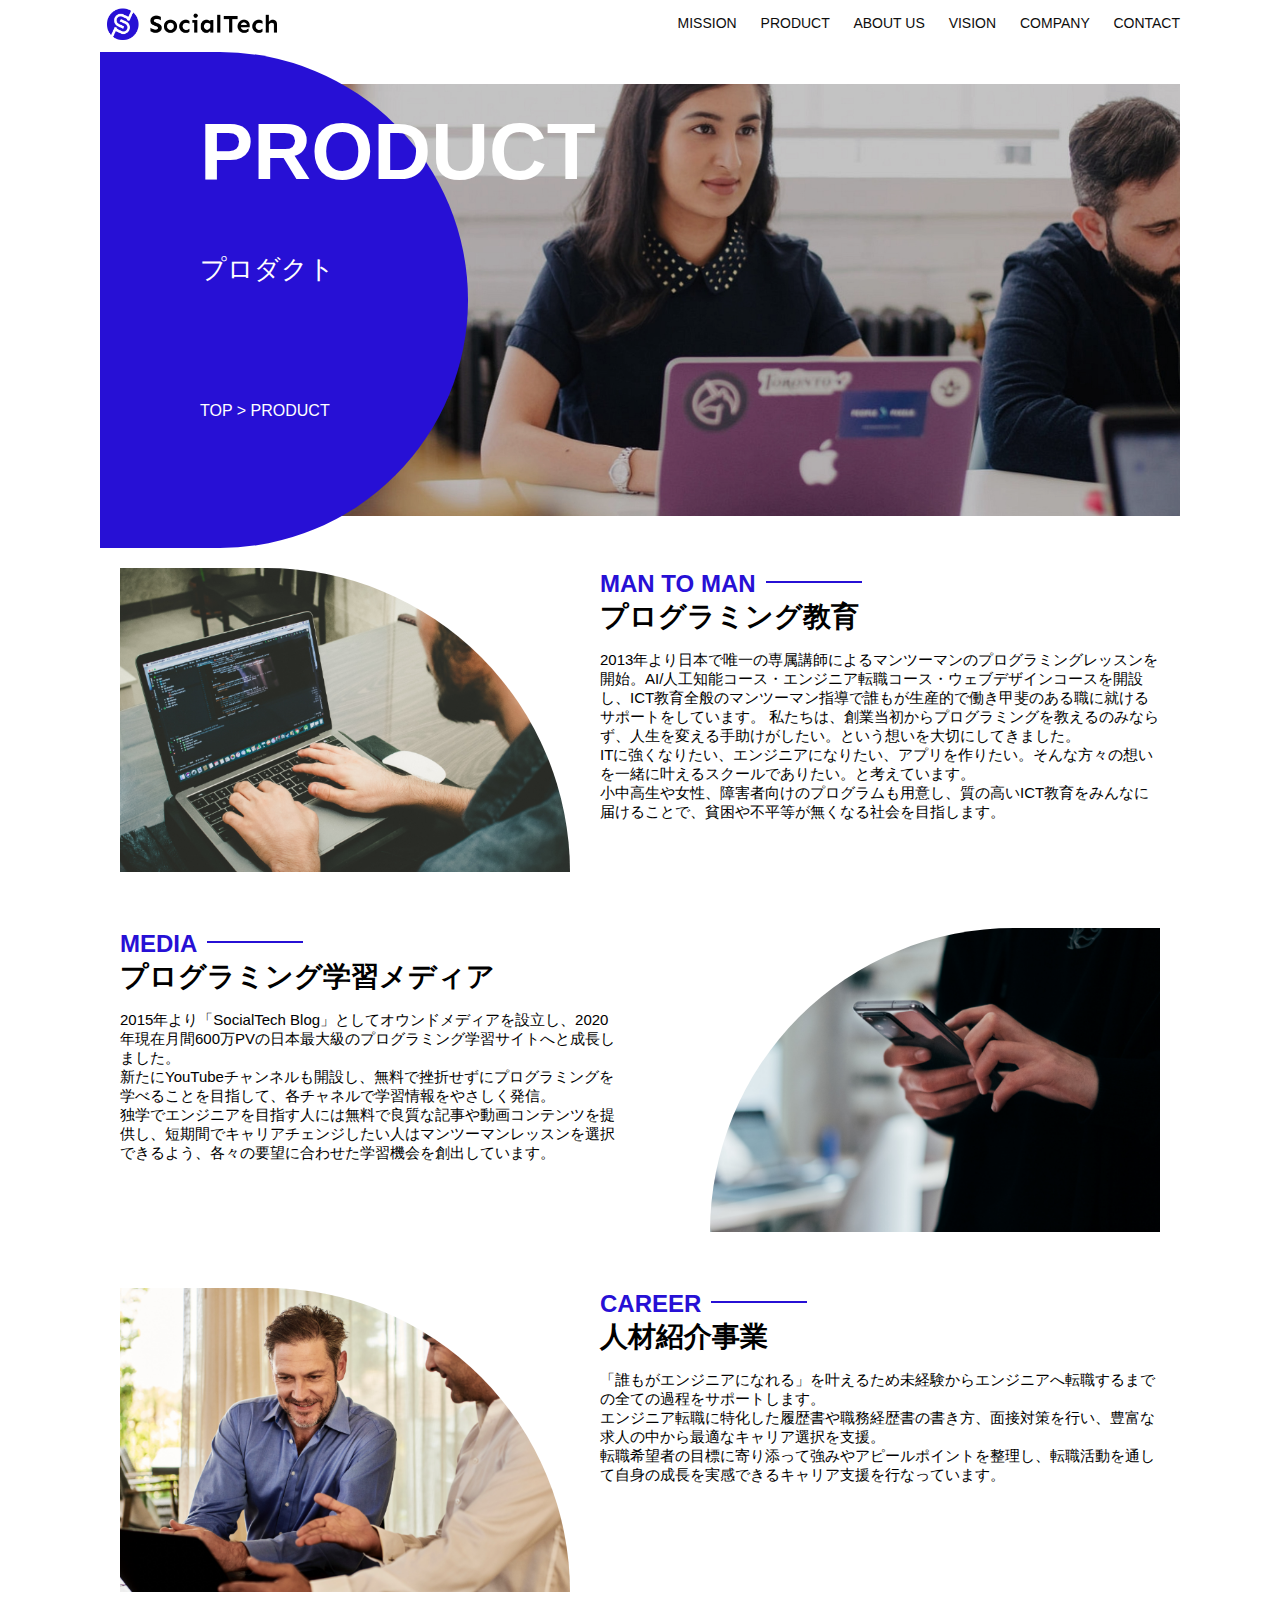
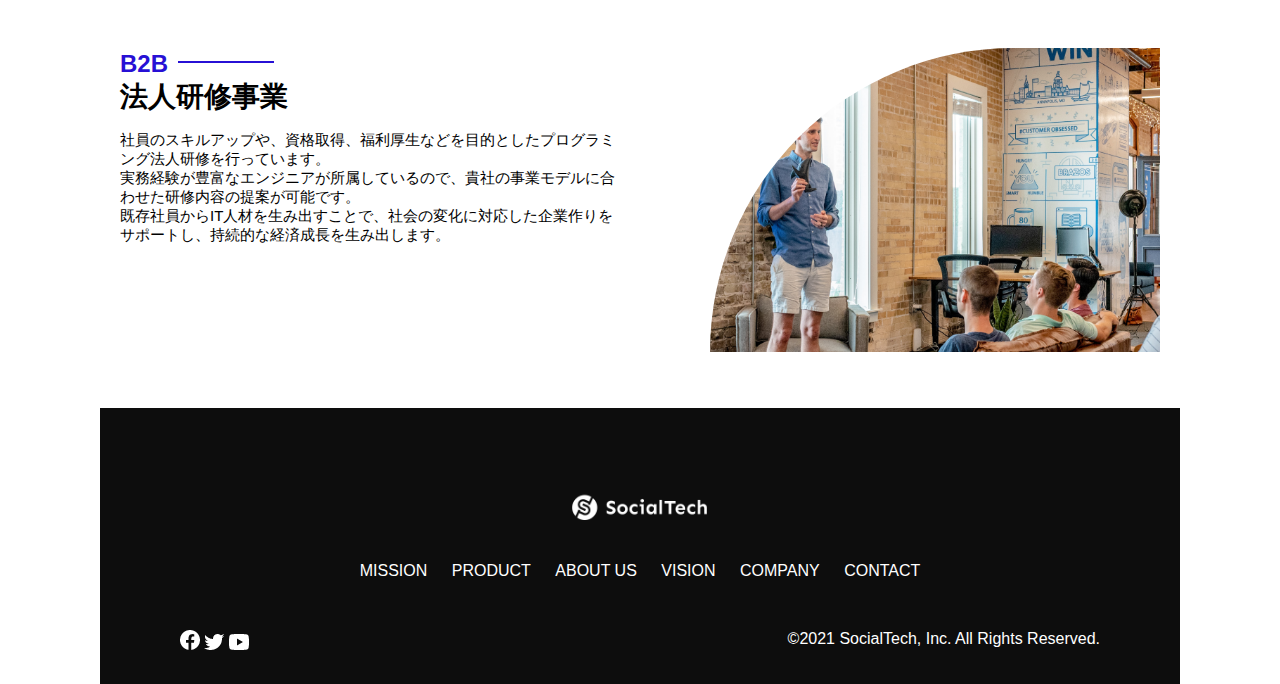
<file: kadai_tutorial_output/product.html>
<!DOCTYPE html>
  <html>
    <head>
      <title>SocialTech -PRODUCT プロダクト</title>
      <meta charset="utf-8">
      <meta name="description" content="SocialTechの4つのプロダクトを紹介します。">
      <meta name="viewport" content="width=device-width", initial-scale="1.0">
      <link rel="stylesheet" href="style.css">
    </head>
    <body>
      <!-- ここのheaderで実装されているdisplay: flexでヘッダーメニューが横並びになっている -->
      <header>
        <a href="index.html" id="logo"><img src="images/logo.png" alt="トップページに戻る"></a>

        <!-- PC用ナビゲーション -->
        <nav id="nav-pc">
          <a href="mission.html">MISSION</a>
          <a href="product.html">PRODUCT</a>
          <a href="index.html#aboutus">ABOUT US</a>
          <a href="index.html#vision">VISION</a>
          <a href="index.html#company">COMPANY</a>
          <a href="index.html#contact">CONTACT</a>
        </nav>
        <!-- スマートフォン用メニューボタン -->
        <img id="menu-sp" src="images/button-menu.png" alt="ナビゲーションを開く" 
          onclick="document.getElementById('nav-sp').style.display = 'block'">
        <!-- スマートフォン用ナビゲーション -->
        <nav id="nav-sp">
          <img id="close" src="images/button-close.png" alt="ナビゲーションを閉じる" 
            onclick="document.getElementById('nav-sp').style.display = 'none'">
          <a id="logo-sp" href="index.html" onclick="document.getElementById('nav-sp').style.display = 'none'">
            <img src="images/logo-sp.png" alt=トップページに戻る>
          </a>
          <a class="menu" href="mission.html" onclick="document.getElementById('nav-sp').style.display = 'none'">MISSION</a>
          <a class="menu" href="product.html" onclick="document.getElementById('nav-sp').style.display = 'none'">PRODUCT</a>
          <a class="menu" href="index.html#aboutus" onclick="document.getElementById('nav-sp').style.display = 'none'">ABOUT US</a>
          <a class="menu" href="index.html#vision" onclick="document.getElementById('nav-sp').style.display = 'none'">VISION</a>
          <a class="menu" href="index.html#company" onclick="document.getElementById('nav-sp').style.display = 'none'">COMPANY</a>
          <a class="menu" href="index.html#contact" onclick="document.getElementById('nav-sp').style.display = 'none'">CONTACT</a>
          <div id="sns">
            <a href="https://www.facebook.com/sejuku2013"><img src="images/button-facebook.png" alt="Facebookのリンク"></a>
            <a href="https://twitter.com/samuraijuku"><img src="images/button-twitter.png" alt="Twitterのリンク"></a>
            <a href="https://www.youtube.com/channel/UCCFOQO5aDK0xXam4cUQXT8g"><img src="images/button-youtube.png" alt="Youtubeのリンク"></a>
          </div>
        </nav>
      </header>


      <main>
        <article>
          <section id="product-main">
            <div id="product-title">
              <h1>PRODUCT</h1>
              <span>プロダクト</span>
              <div>TOP > PRODUCT</div>
            </div>
          </section>

          <section class="product-section1">
            <img src="images/product/product-mantoman.png" alt="PCでコードを書く男性">
            <div>
              <h2 class="product-h2">MAN TO MAN</h2>
              <h3 class="product-h3">プログラミング教育</h3>
              <p>
                2013年より日本で唯一の専属講師によるマンツーマンのプログラミングレッスンを開始。AI/人工知能コース・エンジニア転職コース・ウェブデザインコースを開設し、ICT教育全般のマンツーマン指導で誰もが生産的で働き甲斐のある職に就けるサポートをしています。
                私たちは、創業当初からプログラミングを教えるのみならず、人生を変える手助けがしたい。という想いを大切にしてきました。<br>ITに強くなりたい、エンジニアになりたい、アプリを作りたい。そんな方々の想いを一緒に叶えるスクールでありたい。と考えています。<br>小中高生や女性、障害者向けのプログラムも用意し、質の高いICT教育をみんなに届けることで、貧困や不平等が無くなる社会を目指します。
              </p>
            </div>
          </section>
        
          <section class="product-section2">
            <div>
              <h2 class="product-h2">MEDIA</h2>
              <h3 class="product-h3">プログラミング学習メディア</h3>
              <p>
                2015年より「SocialTech
                Blog」としてオウンドメディアを設立し、2020年現在月間600万PVの日本最大級のプログラミング学習サイトへと成長しました。<br>新たにYouTubeチャンネルも開設し、無料で挫折せずにプログラミングを学べることを目指して、各チャネルで学習情報をやさしく発信。<br>独学でエンジニアを目指す人には無料で良質な記事や動画コンテンツを提供し、短期間でキャリアチェンジしたい人はマンツーマンレッスンを選択できるよう、各々の要望に合わせた学習機会を創出しています。
              </p>
            </div>
              <img src="images/product/product-media.png" alt="スマートフォンを操作する人">
          </section>       

          <section class="product-section1">
            <img src="images/product/product-career.png" alt="笑顔で話し合う2人の男性">
            <div>
              <h2 class="product-h2">CAREER</h2>
              <h3 class="product-h3">人材紹介事業</h3>
              <p>
                「誰もがエンジニアになれる」を叶えるため未経験からエンジニアへ転職するまでの全ての過程をサポートします。<br>エンジニア転職に特化した履歴書や職務経歴書の書き方、面接対策を行い、豊富な求人の中から最適なキャリア選択を支援。<br>転職希望者の目標に寄り添って強みやアピールポイントを整理し、転職活動を通して自身の成長を実感できるキャリア支援を行なっています。<br>
              </p>
            </div>
          </section>
        
          <section class="product-section2">
            <div>
              <h2 class="product-h2">B2B</h2>
              <h3 class="product-h3">法人研修事業</h3>
              <p>
                社員のスキルアップや、資格取得、福利厚生などを目的としたプログラミング法人研修を行っています。<br>実務経験が豊富なエンジニアが所属しているので、貴社の事業モデルに合わせた研修内容の提案が可能です。<br>既存社員からIT人材を生み出すことで、社会の変化に対応した企業作りをサポートし、持続的な経済成長を生み出します。
              </p>
            </div>
              <img src="images/product/product-b2b.png" alt="講演中の男性とそれを聴く人々">
          </section> 
        </article>



        <!-- footerってmainタグ内に書くのだっけ？ -->
        <footer>
          <div id="footer-logo">
            <img src="images/logo-sp.png" alt="SocialTech">
          </div>
          <div id="footer-link">
            <a href="mission.html">MISSION</a>
            <a href="product.html">PRODUCT</a>
            <a href="index.html#aboutus">ABOUT US</a>
            <a href="index.html#vision">VISION</a>
            <a href="index.html#company">COMPANY</a>
            <a href="index.html#contact">CONTACT</a>
          </div>
          <div id="sns-footer">
            <a href="https://www.facebook.com/sejuku2013"><img src="images/button-facebook.png" alt="Facebookのリンク"></a>
            <a href="https://www.twitter.com/samuraijuku"><img src="images/button-twitter.png" alt="Twitterのリンク"></a>
            <a href="https://www.youtube.com/channel/UCCFOQO5aDK0xXam4cUQXT8g"><img src="images/button-youtube.png" alt="Youtubeのリンク"></a>
            <span id="copyright">&copy;2021 SocialTech, Inc. All Rights Reserved. </span>
          </div>
        </footer>


      </main>


    </body>

  </html>
</file>
<file: kadai_013/style.css>
/* PC、スマホ共通スタイル */
body {
  font-family: "Source Sans Pro", "Hiragino Kaku Gothic ProN", Meiryo, Arial,
    sans-serif;
}

p {
  font-size: 15px;
}

#main-visual>img {
  width: 100%;
}

/*================
PC用のスタイル 
=================*/
@media screen and (min-width: 768px) {
  /* 横幅設定 */
  body {
    max-width: 1080px;
    min-width: 960px;
    margin: 0 auto 0 auto;
  }

  /* ヘッダー */
  header {
    display: flex;
    justify-content: space-between;
  }

  /* ナビゲーションのレイアウト */
  #nav-pc {
    text-align: right;
    font-size: 14px;
    padding-top: 15px;
  }

  /* ナビゲーションのリンクの装飾設定 */
  #nav-pc>a {
    text-decoration: none;
    margin-left: 20px;
  }

  #nav-pc>a:link {
    color: #0d0d0d;
  }

  #nav-pc>a:visited {
    color: #0d0d0d;
  }

  #nav-pc>a:hover {
    color: #0d0d0d;
    text-decoration: underline;
  }

  #nav-pc>a:active {
    color: #0d0d0d;
  }

  /* 課題追加分。スマートフォン用ナビゲーション非表示 */
  #menu-sp {
    display: none;
  }
  #nav-sp {
    display: none;
  }
}

/*================
課題追加分。スマートフォン用のスタイル 
=================*/
@media screen and (max-width: 767px) {
  body {
    min-width: 375px;
    margin: 0;
  }
  /* PCのナビゲーションを非表示にする */
  #nav-pc {
    display: none;
  }
  /* ハンバーガーメニュー */
  #menu-sp {
    float: right;
    padding: 0;
  }
  /* スマートフォン用ナビゲーション */
  #nav-sp {
    background-color: #ce933e;
    position: absolute;
    left: 0;
    top: 0;
    height: 100%;
    width: 100%;
    display: none;
    z-index: 100;
  }
  /* xボタン */
  #close {
    position: absolute;
    top: 20px;
    right: 20px;
  }
  /* ナビゲーションメニュー用ロゴ */
  #logo-sp {
    margin: 80px 0 30px 20px;
  }
  #nav-sp > a {
    display: block;
  }
  #nav-sp > a:link {
    color: #ffffff;
  }
  #nav-sp > a:visited {
    color: #ffffff;
  }
  #nav-sp > a:hover {
    color: #ffffff;
    text-decoration: underline;
  }
  #nav-sp > a:active {
    color: #ffffff;
  }
  #nav-sp > .menu {
    text-decoration: none;
    display: block;
    margin: 0 20px;
    height: 44px;
    font-size: 16px;
    background-image: url("images/arrow.png");
    background-repeat: no-repeat;
    background-position: right top;
  }

  
}
</file>
<file: kadai_tutorial_output/style.css>
body {
  font-family: "Source Sans Pro", "Hiragino Kaku Gothic ProN", Meiryo, Arial, sans-serif;
}

p {
  font-size: 15px;
}

/*==============
 PC用のスタイル 
 ==============*/
@media screen and (min-width: 768px) {
  /* 横幅設定 */
  body {
    max-width: 1080px;
    min-width: 960px;
    margin: 0 auto 0 auto;
  }

  /* ヘッダー */
  header {
    display: flex;
    justify-content: space-between;
  }

/* ナビゲーションのレイアウト */
#nav-pc {
  text-align: right;
  font-size: 14px;
  padding-top: 15px;
}

/* ナビゲーションのリンクの装飾設定 */
#nav-pc > a {
  text-decoration: none;
  margin-left: 20px;
}
#nav-pc > a:link {
  color: #0d0d0d;
}
#nav-pc > a:visited {
  color: #0d0d0d;
}
#nav-pc > a:hover {
  color: #0d0d0d;
  text-decoration: underline;
}
#nav-pc > a:active {
  color: #0d0d0d;
}

/* スマートフォン用ナビゲーションを非表示 */
#nav-sp,
#menu-sp {
  display: none;
}

/* メインビジュアル */
#main-visual {
  position: relative;
  height: 400px;
}

#main-message {
  position: absolute;
  top: 0;
  left: 0;
  background-color: #2710d5;
  color: #ffffff;
  border-radius: 0 0 476px 0;
  max-width: 620px;
  height: 100%;
  width: 100%;
  z-index: 11;
}

#main-message > h1 {
  font-size: 60px;
  font-weight: bold;
  margin: 100px 0 0 50px;
}
#main-message > p {
  font-size: 28px;
  margin: 0 0 0 50px;
}
#main-visual > img {
  max-width: 620px;
  border-radius: 476px 0 0 0;
  position: absolute;
  top: 0;
  right: 0;
  z-index: 10;
}

/* 見出し */
h2 {
  margin: 40px 0 0 0;
}

h2::after {
  content: url("images/line.png");
  margin-left: 10px;
}

h3 {
  font-size: 27px;
}

/* ミッション */
#mission {
  margin: 80px auto 80px auto;
  width: 100%;
}

#mission-flex {
  width: 100%;
  display: flex;
}

#mission-flex > div {
  width: 50%;
  margin: 20px;
}

#mission-photo {
  width: 100%;
}

#s2dgs {
  margin-top: 50px;
  width: 100%;
}

/* プロダクト */
#product {
  background-color: #fafafa;
  margin: 80px 0 80px 0;
  padding: 10px 40px 0px 40px;
}

/* 外枠 */
#product > div {
  margin-top: 40px;
  display: flex;
}

/* 左のカラム */
#product-left {
  width: 50%;
  margin-left: 20px;
}

/* 右のカラム */
#product-right {
  width: 50%;
  margin-left: 20px;
  margin-top: 80px;
}

/* 画像＋説明の枠 */
#product-left > div {
  position: relative;
  height: 480px;
  margin-right: 20px;
}
#product-right > div {
  position: relative;
  height: 480px;
  margin-left: 20px;
}

/* 画像 */
.product-photo {
  width: 100%;
}

/* 説明文の枠 */
.product-explain {
  background-color: #ffffff;
  position: absolute;
  left: 0;
  top: 280px;
  margin:0 40px 0 40px;
  padding: 20px;
  box-shadow: 5px 5px 10px rgba(0, 0, 0, 0.05);
}

/* 説明文の英語 */
.product-explain > span {
  color: #2710d5;
  font-weight: bold;
  font-size: 16px;
  margin: 0;
}

/* 説明文の見出し */
.product-explain > h3 {
  font-size: 20px;
  margin: 5px 0 5px 0;
}

/* 説明文 */
.product-explain > p {
  font-size: 14px;
  margin: 0;
}

/* 「もっとみる」ボタン */
#product-more {
  margin: 0 auto -42px auto;
}

/* ABOUT US */
#aboutus {
  margin: 80px auto 80px auto;
}

/* 3つの組織文化と画像を入れる枠 */
#aboutus > div {
  display: flex;
}

/* 画像 */
.culture-img {
  width: 100%;
  align-self: flex-start;
}

.culture-img2 {
  margin-top: 50px;
  width: 100%;
}

/* 3つの文化の表 */
.culture-table {
  margin-right: 50px;
}

/* 番号 */
.culture-num {
  font-size: 80px;
  color: #2719d5;
  margin: 0 20px 0 0;
}

/* 組織文化英語 */
.culture-en {
  color: #2710d5;
  font-weight: bold;
  font-size: 24px;
  display: block;
}

/* 組織文化日本語 */
.culture-jp {
  font-size: 28px;
  font-weight: bold;
}

/* 説明文 */
.culture-description {
  margin: 0;
}

/* ビジョン */
#vision {
  margin: 80px auto 80px auto;
}

/* セクション内の外枠 */
#vision > div {
  width: 100%;
  display: flex;
  justify-content: space-between;
  flex-wrap: wrap;
}

/* 7つの行動指針の枠 */
.vision-box {
  width: 300px;
  height: 300px;
  margin-bottom: 30px;
  position: relative;
}

.vision-box > img {
  width: 100%;
  height: auto;
  position: absolute;
  top: 0;
  left: 0;
  z-index: 30;
}

.vision-box > span {
  position: absolute;
  top: 0;
  left: 0;
  z-index: 31;
  margin-right: 20px;
}

.vision-box > span > h4 {
  color: #2710d5;
  font-size: 19px;
  margin: 80px 0 0 0;
}

.vision-box > span > h4::first-letter {
  font-size: 40px;
}

.vision-box > span > h5 {
  font-size: 20px;
  margin: 0 0 0 0;
}

.vision-box > span > p {
  margin: 10px 0 0 0;
}

/* 会社概要 */
#company {
  margin: 80px auto 80px auto;
}

/* 表全体 */
#company-table {
  width: 100%;
}
/* 2行目以降の見出し */
.tableheader {
  text-align: left;
  padding: 20px;
  border-bottom-color: #2710d5;
  border-bottom-width: 1px;
  border-bottom-style: solid;
  width: 100px;
}
.tableheader-first {
  text-align: left;
  padding: 20px;
  border-bottom-color :#2710d5;
  border-bottom-width :1px;
  border-bottom-style: solid;
  border-top-color: #2710d5;
  border-top-width: 1px;
  border-top-style: solid;
  width: 100px;
}
.cell {
  padding: 30px;
  border-bottom-color: #ececec;
  border-bottom-width: 1px;
  border-bottom-style: solid;
}
.cell-first {
  padding: 30px;
  border-bottom-color: #ececec;
  border-bottom-width: 1px;
  border-bottom-style: solid;
  border-top-color: #ececec;
  border-top-width: 1px;
  border-top-style: solid;
}

/* 地図の調整 */
#company > iframe {
  width: 100%;
  height: 368px;
  margin-top: 40px;
}

/* お問い合わせ */
#contact {
  margin: 80px auto 80px auto;
}

/* 外枠 */
#contact > form > div {
  display: flex;
  flex-direction: row;
  flex-wrap: wrap;
  padding-bottom: 30px;
}

.contact-heading {
  width: 240px;
  align-self: center;
}
.contact-label {
  font-weight: bold;
}
.contact-span {
  color: #ce2222;
  margin: 0 0 0 20px;
  font-weight: bold;
}

/* テキストボックス */
.contact-textbox {
  border-top: 0;
  border-left: 0;
  border-right: 0;
  border-bottom-width: 1px;
  border-bottom-color: #707070;
  border-bottom-style: solid;
  background-color: #fafafa;
  width: 400px;
  height: 56px;
}
.contact-textarea {
  border-top: 0;
  border-left: 0;
  border-right: 0;
  border-bottom-width: 1px;
  border-bottom-color: #707070;
  border-bottom-style: solid;
  background-color: #fafafa;
  width: 400px;
  height: 200px;
}

/* 個人情報の取扱い */
details {
  width: 700px;
}
details > div {
  background-color: #fafafa;
  padding: 20px;
}
details > div > span {
  font-weight: bold;
}

/* フッター */
footer {
  background-color: #0d0d0d;
  text-align: center;
  padding: 80px 80px 30px 80px;
}
#footer-logo {
  margin-bottom: 30px;
}
#footer-link {
  margin-bottom: 50px;
}
#footer-link > a {
  text-decoration: none;
  margin: 10px;
}
#footer-link > a:link {
  color: #ffffff;
}
#footer-link > a:visited {
  color: #ffffff;
}
#footer-link > a:hover {
  color: #ffffff;
  text-decoration: underline;
}
#footer-link > a:active {
  color: #ffffff;
}

#sns-footer {
  text-align: left;
  width: 100%;
}
#sns-footer {
  margin-right: 30px;
}
#copyright {
  color: #ffffff;
  float: right;
}

/* mission.html用スタイル */
/* ミッションのメインビジュアル */
#mission-main {
  height: 496px;
  width: 100%;
  background-image: url("images/mission/mission-main.png");
  background-repeat: no-repeat;
  background-position-y: center;
}
#mission-title {
  background-color: #2710d5;
  width: 368px;
  color: #ffffff;
  height: 496px;
  border-radius: 0 248px 248px 0;
  position: relative;
}
#mission-title > h1 {
  position: absolute;
  top: 0;
  left: 100px;
  font-size: 80px;
}
#mission-title > span {
  position: absolute;
  top: 200px;
  left: 100px;
  font-size: 26px;
}
#mission-title > div {
  position: absolute;
  top: 350px;
  left: 100px;
  font-size: 16px;
}
#mission-s2dgs {
  width: 100%;
  margin: 20px;
}
.mission-h2 {
  color: #2710d5;
  font-size: 40px;
}
.mission-h2::after {
  content: none;
}
#mission-5goals {
  margin: 20px;
  display: flex;
}
#mission-5goals > div {
  flex-grow: 1;
  padding: 20px;
}
#mission-5goals > div > div {
  margin-bottom: 40px;
}
.fivegoals-image-right {
  float: right;
  margin: 20px;
}
.fivegoals-image-left {
  float: left;
  margin: 20px;
}
.fivegoals-number {
  color: #2710d5;
  font-size: 48px;
  margin: 0;
}
.fivegoals-h3 {
  font-size: 28px;
  margin: 0;
}
.fivegoals-p {
  margin: 0;
}

/* プロダクトページ */
#product-main {
  height: 496px;
  width: 100%;
  background-image: url("images/product/product-main.png");
  background-repeat: no-repeat;
  background-position-y: center;
}
#product-title {
  background-color: #2710d5;
  width: 368px;
  color: #ffffff;
  height: 496px;
  border-radius: 0 248px 248px 0;
  position: relative;
}
#product-title > h1 {
  position: absolute;
  top: 0;
  left: 100px;
  font-size: 80px;
}
#product-title > span {
  position: absolute;
  top: 200px;
  left: 100px;
  font-size: 26px;
}
#product-title > div {
  position: absolute;
  top: 350px;
  left: 100px;
  font-size: 16px;
}

/* セクション1 */
.product-section1 {
  position: relative;
  margin: 20px;
  height: 340px;
}
.product-section1 > img {
  position: absolute;
  top: 0;
  left: 0;
  width: 450px;
  margin: 0 40px 30px 0;
  border-radius: 0 432px 0 0;
}
.product-section1 > div {
  position: absolute;
  top: 0;
  left: 480px;
}

/* セクション2 */
.product-section2 {
  position: relative;
  margin: 20px;
  height: 340px;
}
.product-section2 > img {
  position: absolute;
  top: 0;
  right: 0;
  width: 450px;
  margin: 0 0 30px 40px;
  border-radius: 432px 0 0 0;
}
.product-section2 > div {
  width: 500px;
  position: absolute;
  top: 0;
  left: 0;
}
.product-h2 {
  color: #2710d5;
  font-size: 24px;
  margin: 0;
}
.product-h3 {
  font-size: 28px;
  margin: 0;
}

}

/*=============
スマートフォン用のスタイル 
==============*/
@media screen and (max-width: 767px) {
  body {
    min-width: 375px;
    margin: 0;
  }

  /* PC用ナビゲーション非表示 */
  #nav-pc {
    display: none;
  }

  /* ハンバーガーメニュー */
  #menu-sp {
    float: right;
    padding: 0;
  }

  /* スマホ用ナビゲーションの表示切替 */
  /* 初期状態、レイアウトと非表示設定 */
  #nav-sp {
    background-color: #2710d5;
    position: absolute;
    left: 0;
    top: 0;
    height: 100%;
    width: 100%;
    display: none;
    z-index: 100;
  }

  /* ×ボタン */
  #close {
    position: absolute;
    top: 20px;
    right: 20px;
  }

  /* ナビゲーションメニュー用ロゴ */
  #logo-sp {
    margin: 80px 0 30px 20px;
  }

  /* ナビゲーションのリンクの装飾設定 */
  #nav-sp > a {
    display: block;
  }
  #nav-sp > a:link {
    color: #ffffff;
  }
  #nav-sp > a:visited {
    color: #ffffff;
  }
  #nav-sp > a:hover {
    color: #ffffff;
    text-decoration: underline;
  }
  #nav-sp > a:active {
    color: #ffffff;
  }
  #nav-sp > .menu {
    text-decoration: none;
    display: block;
    margin: 0 20px 0 20px;
    height: 44px;
    font-size: 16px;
    background-image: url("images/arrow.png");
    background-repeat: no-repeat;
    background-position: right top;
  }
  #sns {
    position: absolute;
    bottom: 20px;
    left: 20px;
  }
  #sns > a {
    margin-right: 30px;
  }

  /* メインビジュアル */
  #main-visual {
    position: relative;
    height: 470px;
    width: 100%;
    overflow: hidden;
  }
  #main-visual > div {
    position: absolute;
    top: 0;
    left: 0;
    background-color: #2710d5;
    color: white;
    border-radius: 0 0 476px 0;
    text-align: center;
    height: 280px;
    width: 100%;
    z-index: 11;
  }
  #main-visual > div > h1 {
    font-size: 28px;
    margin: 90px 0 0 0;
  }
  #main-visual > div > p {
    margin: 0;
  }
  #main-visual > img {
    width: 100%;
    border-radius: 476px 0 0 0;
    z-index: 10;
    position: absolute;
    bottom: 0;
    right: 0;
  }

  /* 見出し */
  h2::after {
    content: url("images/line.png");
    margin-left: 10px;
  }
  h3 {
    font-size: 24px;
    margin:10px 0 0 0;
  }

  /* ミッション */
  #mission {
    margin: 20px;
  }
  #mission-photo {
    width: 100%;
  }
  #s2dgs {
    width: 100%;
  }

  /* プロダクト */
  #product {
    background-color: #fafafa;
    padding-top: 10px;
  }
  #product h2 {
    margin-left: 20px;
  }
  /* 外枠 */
  /* 左右のカラム　スマホでは縦並び */
  #product-left,
  #product-right {
    margin-right: 20px;
    margin-left: 20px;
  }

  /* 画像＋説明の枠 */
  #product-left > div,
  #product-right > div {
    position: relative;
    height: 540px;
  }
  /* 説明文の枠 */
  .product-explain {
    background-color: #ffffff;
    position: absolute;
    left: 0;
    bottom: 50px;
    padding: 20px;
    box-shadow: 5px 5px 10px rgba(0, 0, 0, 0.05);
  }
  .product-explain > span {
    color: #2710d5;
    font-weight: bold;
    font-size: 16px;
    margin: 0px;
  }
  .product-explain > h3 {
    margin: 10px 0 10px 0;
  }

  /* 画像 */
  .product-photo {
    width: 100%;
  }
  #product-more > img {
    margin: 0 0 -42px 20px;
  }

  /* ABOUT US */
  #aboutus {
    margin: 80px 20px 80px 20px;
  }
  #aboutus > div {
    display: flex;
    flex-direction: column;
  }
  .culture-table {
    width: 100%;
    padding-right: 20px;
    order: 2;
  }
  .culture-img {
    width: 100%;
    order: 1;
  }
  .culture-img2 {
    width: 100%;
  }
  .culture-num {
    font-size: 80px;
    color: #2710d5;
  }
  .culture-en {
    color: #2710d5;
    font-weight: bold;
    font-size: 24px;
    display: block;
  }
  .culture-jp {
    display: block;
  }
  .culture-description {
    margin: 0;
  }

  /* ビジョン */
  #vision {
    margin: 80px 20px 80px 20px;
  }
  .vision-box {
    width: 300px;
    height: 300px;
    margin-bottom: 30px;
    position: relative;
  }
  .vision-box > img {
    width: 100%;
    height: auto;
    position: absolute;
    top: 0;
    left: 0;
    z-index: 30;
  }
  .vision-box > span {
    position: absolute;
    top: 0;
    left: 0;
    z-index: 31;
    margin-right: 20px;
  }
  .vision-box > span > h4 {
    color: #2710d5;
    font-size: 19px;
    margin: 60px 0 0 0; 
  }
  .vision-box > span > h5 {
    font-size: 20px;
    margin: 0 0 0 0;
  }
  .vision-box > span > p {
    margin: 10px 0 0 0;
  }

  /* 会社概要 */
  #company {
    margin: 0 20px 0 20px;
  }
  #company > h3 {
    margin-bottom: 20px;
  }
  #company > table {
    width: 100%;
  }
  .tableheader-first {
    text-align: left;
    padding: 20px;
    border-bottom-color: #2710d5;
    border-bottom-width: 1px;
    border-bottom-style: solid;
    border-top-color: #2710d5;
    border-top-width: 1px;
    border-top-style: solid;
    width: 50px;
  }
  .tableheader {
    text-align: left;
    padding: 20px;
    border-bottom-color: #2710d5;
    border-bottom-width: 1px;
    border-bottom-style: solid;
  }
  .cell {
    padding: 20px;
    border-bottom-color: #ececec;
    border-bottom-width: 1px;
    border-bottom-style: solid;
  }
  .cell-first {
    padding: 20px;
    border-bottom-color: #ececec;
    border-bottom-width: 1px;
    border-bottom-style: solid;
    border-top-color: #ececec;
    border-top-width: 1px;
    border-top-style: solid;
  }
  #company > iframe {
    width: 100%;
    height: 240px;
    margin: 40px 0 0 0;
  }

  /* お問い合わせ */
  #contact {
    margin: 80px 20px 80px 20px;
  }
  #contact > h3 {
    margin-bottom: 20px;
  }
  #contact > form > div {
    margin-bottom: 20px;
  }
  .contact-heading {
    margin-bottom: 20px;
  }

  /* ラベル */
  .contact-label {
    font-weight: bold;
  }

  /* 必須 */
  .contact-span {
    color: #ce2222;
    margin: 0 0 0 20px;
    font-weight: bold;
  }
  .contact-textbox {
    height: 56px;
    border-top: 0;
    border-left: 0;
    border-right: 0;
    background-color: #fafafa;
    border-bottom-color: #707070;
    border-bottom-width: 1px;
    border-style: solid;
    min-width: 300px;
    width: 100%
  }
  .contact-textarea {
    height: 150px;
    border-top: 0;
    border-left: 0;
    border-right: 0;
    background-color: #fafafa;
    width: 100%;
  }
  .radiobutton {
    margin-bottom: 20px;
  }
  .radiobutton + label::after {
    content: "\A";
    white-space: pre;
  }

  /* フッター */
  footer {
    background-color: #0d0d0d;
    padding: 30px 20px 50px 20px;
  }
  #footer-logo {
    margin-bottom: 30px;
  }
  #footer-link {
    margin-bottom: 50px;
  }
  #footer-link > a {
    text-decoration: none;
    margin: 0 20px 30px 0;
    display: block;
    background-image: url("images/arrow.png");
    background-repeat: no-repeat;
    background-position: right top;
  }
  #footer-link > a:link {
    color: #ffffff;
  }
  #footer-link > a:visited {
    color: #ffffff;
  }
  #footer-link > a:hover {
    color: #ffffff;
    text-decoration: underline;
  }
  #footer-link > a:active {
    color: #ffffff;
  }
  #sns-footer > a {
    margin-right: 30px;
  }
  #copyright {
    font-size: 12px;
    display: block;
    margin-top: 30px;
    color: #ffffff;
  }

  /* mission.html用スタイル */
  /* ミッションのメインビジュアル */
  #mission-main {
    height: 256px;
    width: 100%;
    background-image: url("images/mission/mission-main.png");
    background-repeat: no-repeat;
    background-position-y: center;
    background-size: auto 208px;
  }
  #mission-title {
    background-color: #2710d5;
    width: 136px;
    color: #ffffff;
    height: 256px;
    border-radius: 0 248px 248px 0;
    position: relative;
  }
  #mission-title > h1 {
    position: absolute;
    top: 0;
    left: 20px;
    font-size: 40px;
  }
  #mission-title > span {
    position: absolute;
    top: 110px;
    left: 20px;
    font-size: 18px;
  }
  #mission-title > div {
    position: absolute;
    top: 180px;
    left: 20px;
    font-size:13px;
  }

  /* ミッションページ　S2DGsの設定 */
  #mission-s2dgs {
    margin: 20px;
  }
  #mission-h2 {
    color: #2710d5;
    font-size: 38px;
    margin: 0px;
  }
  .mission-h2::after {
    content: none;
  }
  #mission-s2dgs > img {
    width: 100%;
  }

  /* ミッションページ　5Goalsの設定 */
  #mission-5goals {
    margin: 20px;
  }
  #mission-5goals > div > div {
    margin-bottom: 40px;
  }
  #s2dgs-image {
    width: 100%;
  }
  .fivegoals-image-right {
    margin: 20px auto 20px auto;
    display: block;
  }
  .fivegoals-image-left {
    margin: 20px auto 20px auto;
    display: block;
  }
  .fivegoals-number {
    color: #2710d5;
    font-size: 48px;
    margin: 0;
  }
  .fivegoals-h3 {
    font-size: 28px;
    margin: 0;
  }
  .fivegoals-p {
    margin: 0;
  }

  /* プロダクトページ */
  #product-main {
    height: 256px;
    width: 100%;
    background-image: url("images/product/product-main.png");
    background-repeat: no-repeat;
    background-position-y: center;
    background-size: auto 208px;
  }
  #product-title {
    background-color: #2710d5;
    width: 136px;
    color: #ffffff;
    height: 256px;
    border-radius: 0 248px 248px 0;
    position: relative;
  }
  #product-title > h1 {
    position: absolute;
    top: 0;
    left: 20px;
    font-size: 40px;
  }
  #product-title > span {
    position: absolute;
    top: 110px;
    left: 20px;
    font-size: 18px;
  }
  #product-title > div {
    position: absolute;
    top: 180px;
    left: 20px;
    font-size: 13px;
  }

  .product-section1 {
    margin: 20px;
  }
  .product-section1 > img {
    width: 100%;
    border-radius: 0 300px 0 0;
  }
  .product-section2 {
    margin: 20px;
    display: flex;
    flex-direction: column;
  }
  .product-section2 > img {
    order: 1;
    width: 100%;
    border-radius: 300px 0 0 0;
  }
  .product-section2 > div {
    order: 2;
  }
  .product-h2 {
    color: #2710d5;
    font-size: 24px;
    margin: 0;
  }
  .product-h3 {
    font-size: 28px;
    margin: 0;
  }
}
</file>
